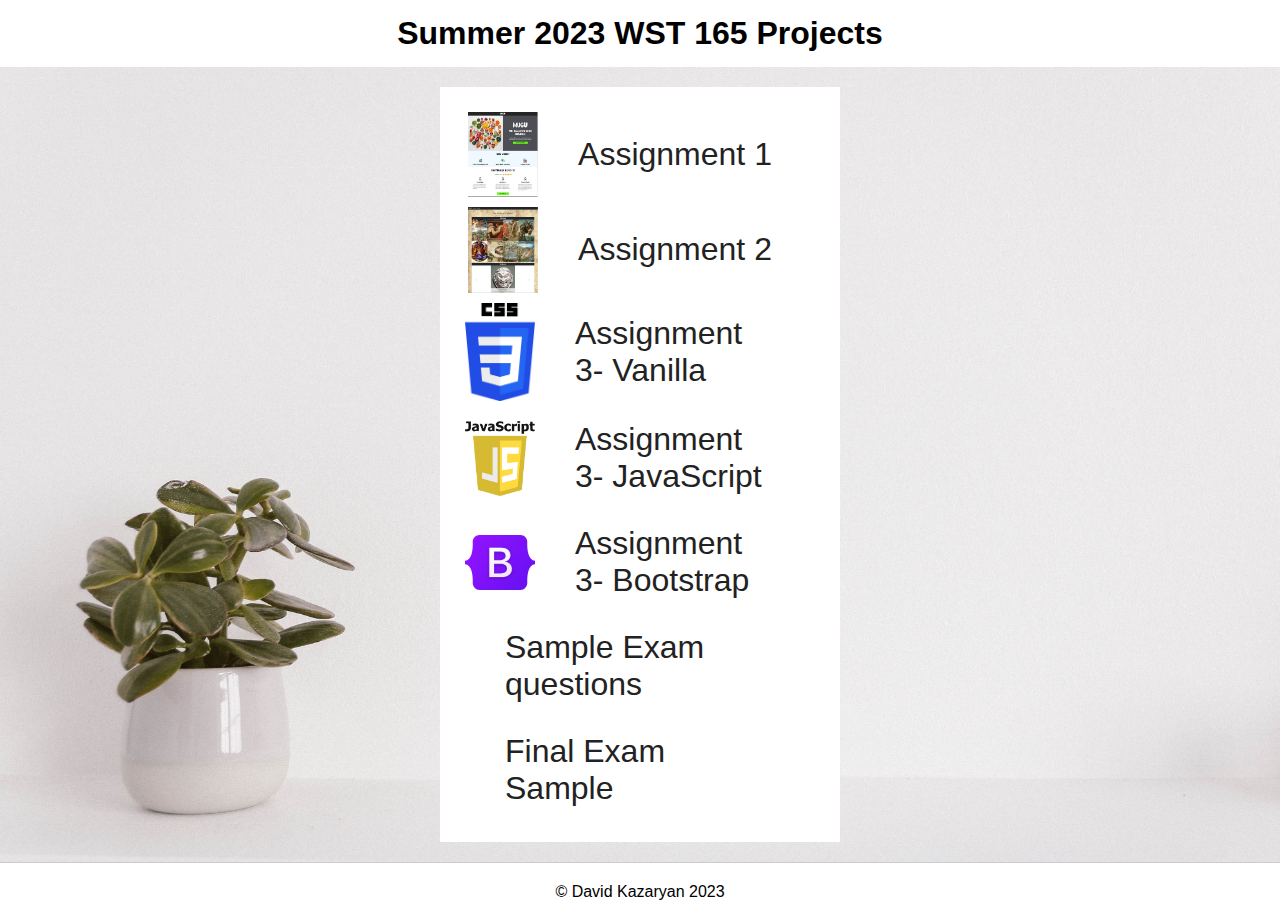
<file: index.html>
<!DOCTYPE html>
<html lang="en">
  <head>
    <meta charset="UTF-8" />
    <meta name="viewport" content="width=device-width, initial-scale=1.0" />
    <title>Document</title>
    <link type="text/css" rel="stylesheet" href="./css/styles.css" />
  </head>
  <body>
    <header>
      <h1>Summer 2023 WST 165 Projects</h1>
    </header>
    <main>
      <ul>
        <li>
          <img
            width="70"
            src="./images/A1Capture.JPG"
            alt="assignment 1 screenshot"
          /><a href="./Assignment1_David/index.html">Assignment 1</a>
        </li>
        <li>
          <img
            width="70"
            src="./images/A2Capture.JPG"
            alt="assignment 2 screenshot"
          /><a href="./Assignment2_David/index.html">Assignment 2</a>
        </li>
        <li>
          <img
            width="70"
            src="./images/CSS3.png"
            alt="assignment 2 screenshot"
          /><a href="./Assignment3_David/vanilla.html">Assignment 3- Vanilla</a>
        </li>
        <li>
          <img
            width="70"
            src="./images/js.png"
            alt="assignment 2 screenshot"
          /><a href="./Assignment3_David/javascript.html"
            >Assignment 3- JavaScript</a
          >
        </li>
        <li>
          <img
            width="70"
            src="./images/bootstrap-logo.svg"
            alt="assignment 2 screenshot"
          /><a href="./Assignment3_David/bootstrap.html"
            >Assignment 3- Bootstrap</a
          >
        </li>
        <li>
          <a href="./studyGuideWST151/index.html">Sample Exam questions</a>
        </li>
        <li>
          <a href="./FinalExam/index.html">Final Exam Sample</a>
        </li>
      </ul>
    </main>
    <footer>&copy; David Kazaryan <span id="year">2023</span></footer>
  </body>
</html>
</file>
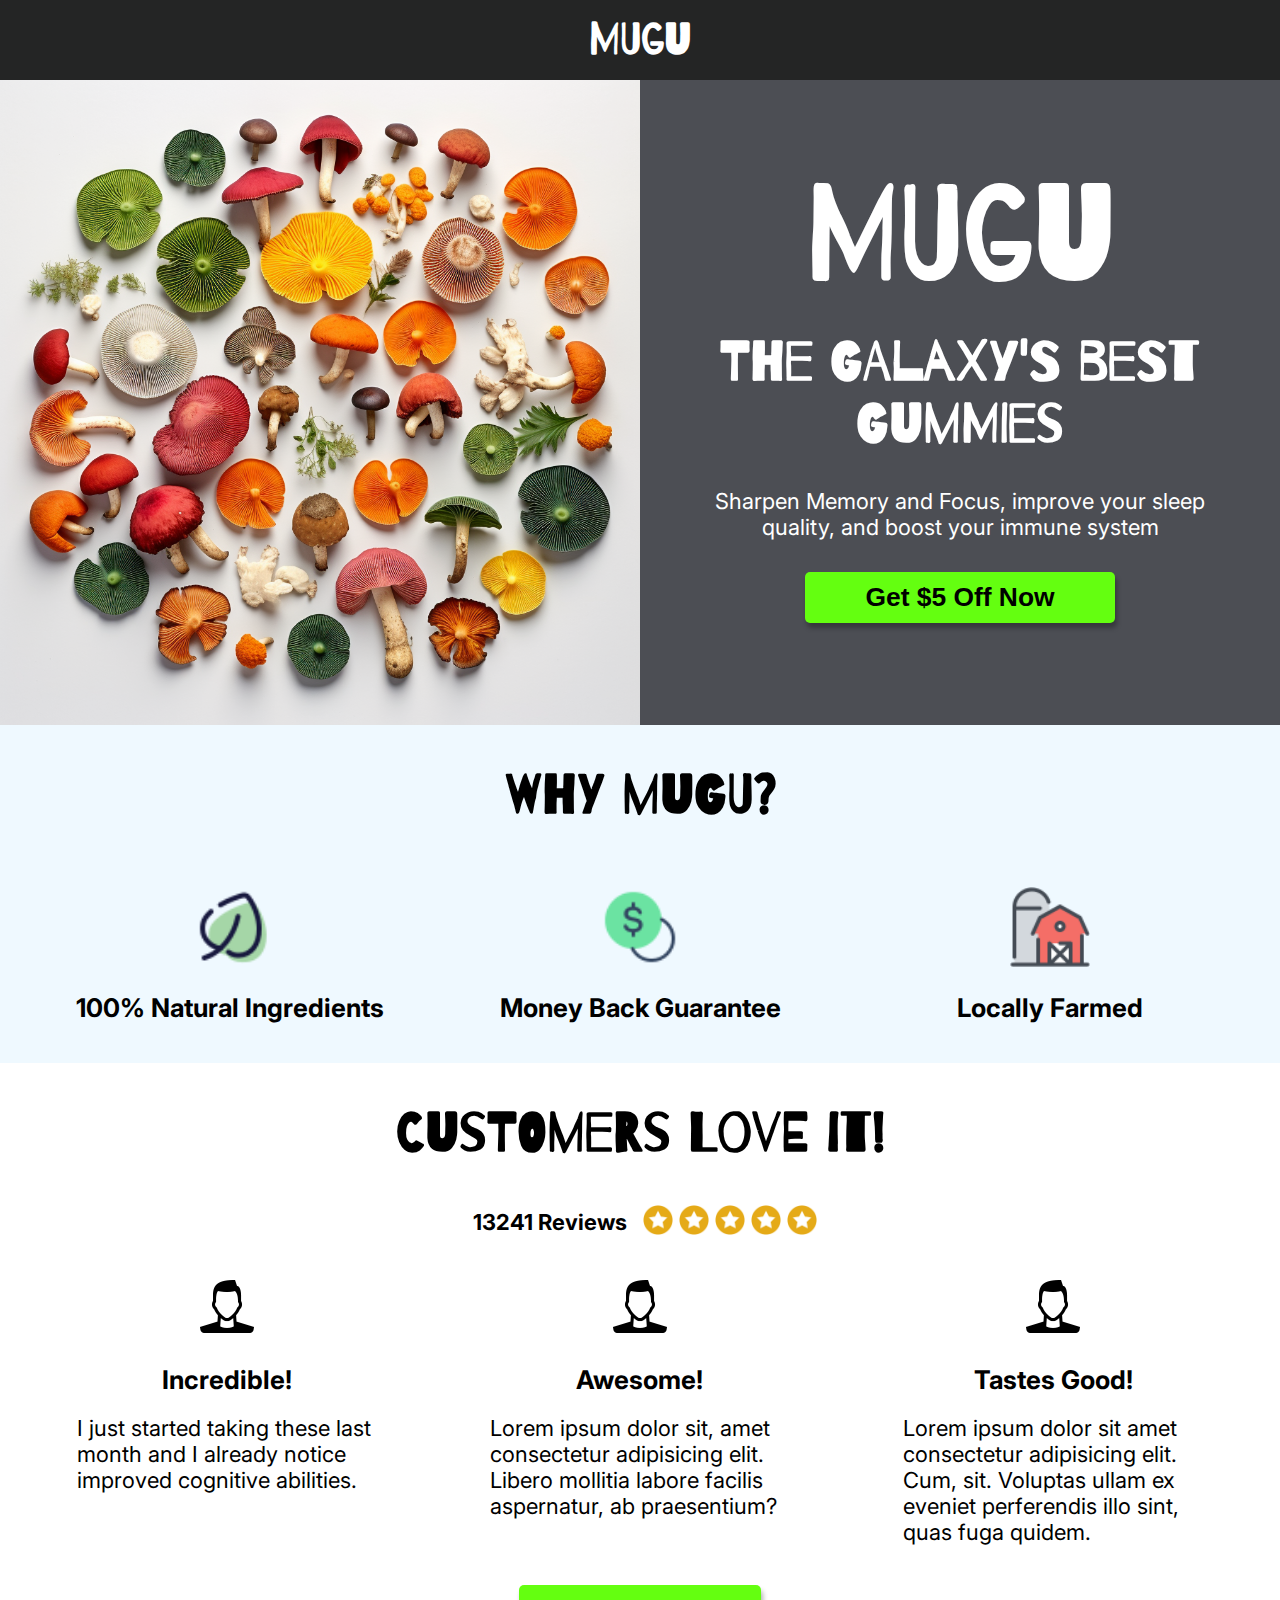
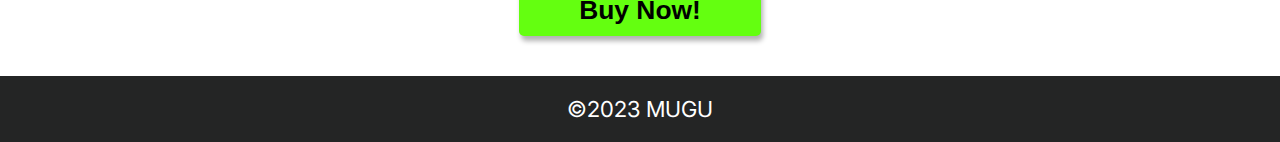
<file: Assignment1_David/index.html>
<!DOCTYPE html>
<html lang="en">
  <head>
    <meta charset="UTF-8" />
    <meta name="viewport" content="width=device-width, initial-scale=1.0" />
    <link type="text/css" rel="stylesheet" href="./css/styles.css" />
    <title>Document</title>
  </head>
  <body>
    <header>
      <h1>MUGU</h1>
    </header>
    <main>
      <div class="left">
        <img src="./images/mushroom2.png" />
      </div>
      <div class="right">
        <h1 style="text-align: center">MUGU</h1>
        <h2>The Galaxy's Best Gummies</h2>
        <p>
          Sharpen Memory and Focus, improve your sleep quality, and boost your
          immune system
        </p>
        <button>Get $5 Off Now</button>
      </div>
      <div class="section2">
        <h2>Why Mugu?</h2>
        <div class="features">
          <div>
            <img src="./images/leaf.png" alt="leaf" />
            <h3>100% Natural Ingredients</h3>
          </div>
          <div>
            <img src="./images/money.png" alt="money symbol" />
            <h3>Money Back Guarantee</h3>
          </div>
          <div>
            <img src="./images/farm.png" alt="farm" />
            <h3>Locally Farmed</h3>
          </div>
        </div>
      </div>
      <div class="section3">
        <h2>Customers Love it!</h2>
        <div class="stars">
          <strong>13241 Reviews</strong>
          <img src="./images/star.png" alt="star" />
          <img src="./images/star.png" alt="star" />
          <img src="./images/star.png" alt="star" />
          <img src="./images/star.png" alt="star" />
          <img src="./images/star.png" alt="star" />
        </div>
        <div class="reviews">
          <div>
            <img
              src="./images/icons8-avatar.gif"
              alt="person moving head up and down"
            />
            <h3>Incredible!</h3>
            <p>
              I just started taking these last month and I already notice
              improved cognitive abilities.
            </p>
          </div>
          <div>
            <img
              src="./images/icons8-avatar.gif"
              alt="person moving head up and down"
            />
            <h3>Awesome!</h3>
            <p>
              Lorem ipsum dolor sit, amet consectetur adipisicing elit. Libero
              mollitia labore facilis aspernatur, ab praesentium?
            </p>
          </div>
          <div>
            <img
              src="./images/icons8-avatar.gif"
              alt="person moving head up and down"
            />
            <h3>Tastes Good!</h3>
            <p>
              Lorem ipsum dolor sit amet consectetur adipisicing elit. Cum, sit.
              Voluptas ullam ex eveniet perferendis illo sint, quas fuga quidem.
            </p>
          </div>
        </div>
        <button>Buy Now!</button>
      </div>
    </main>
    <footer>&copy;2023 MUGU</footer>
  </body>
</html>
</file>
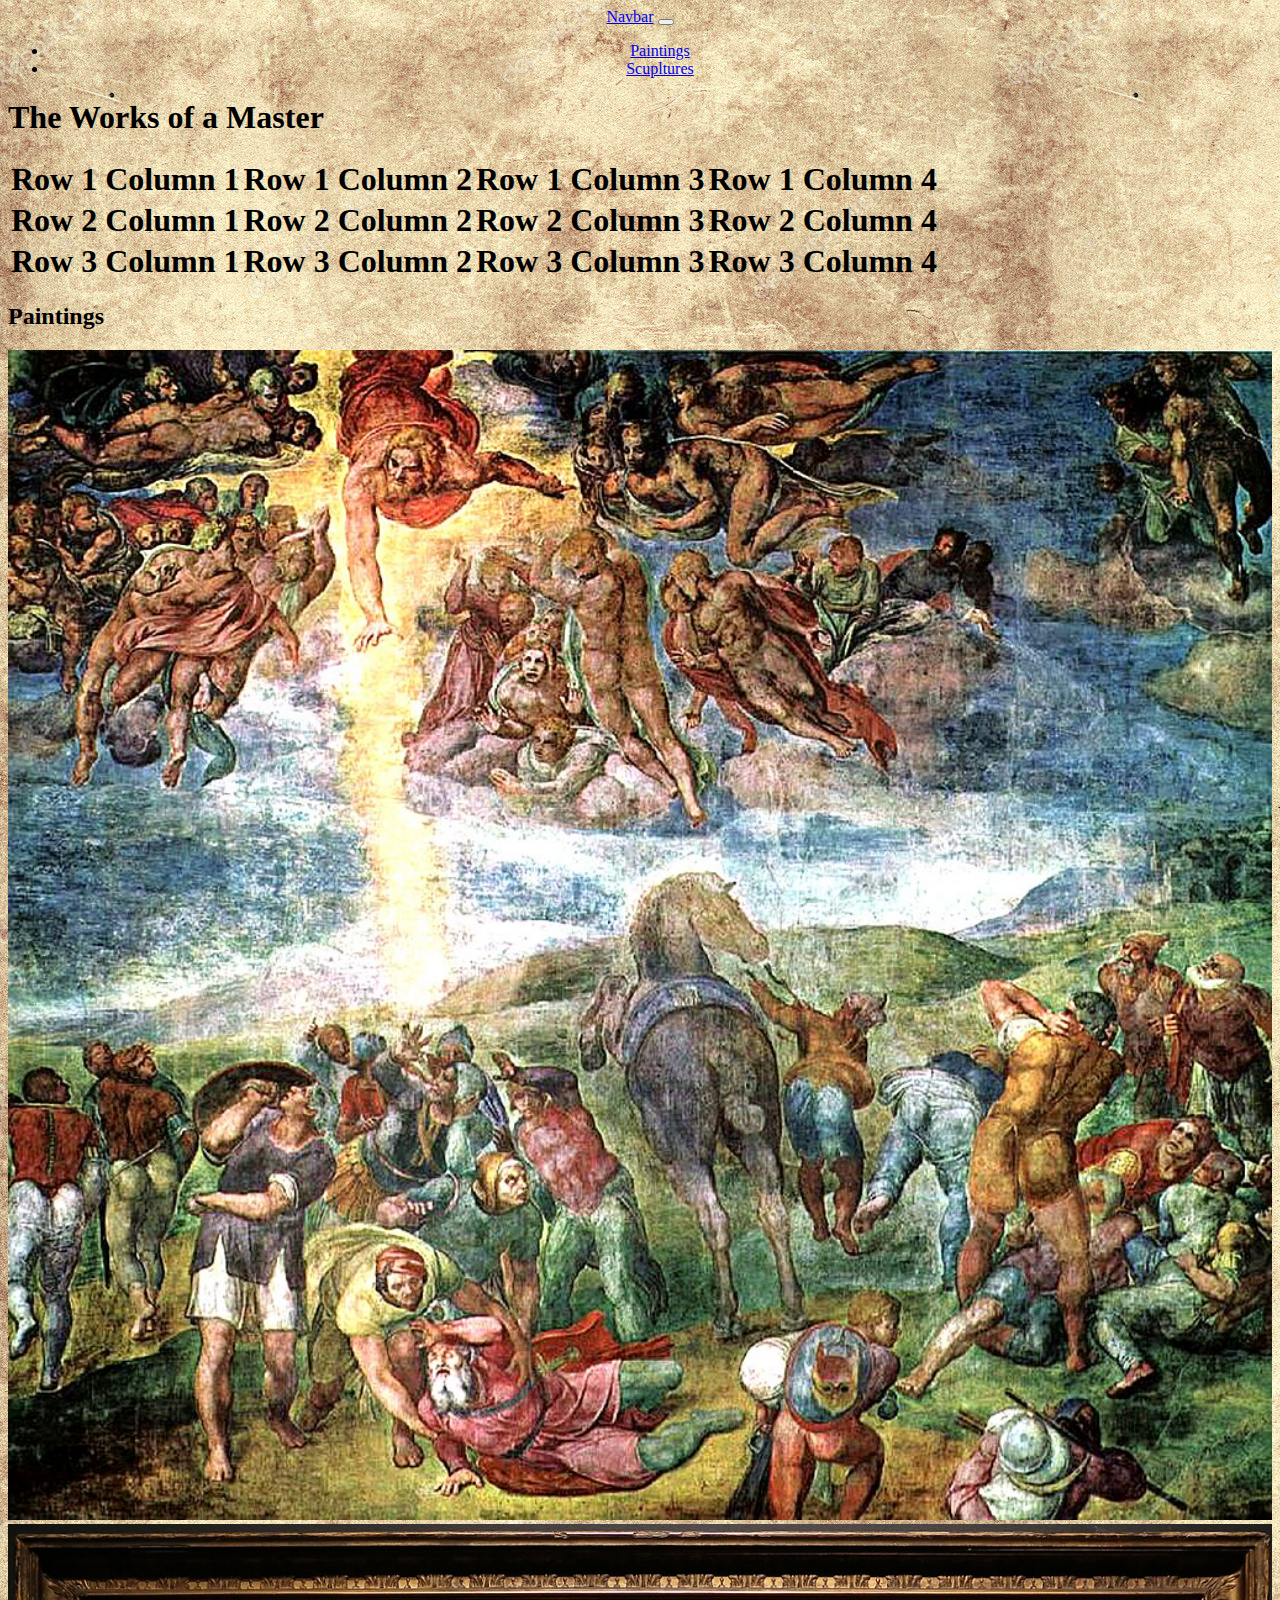
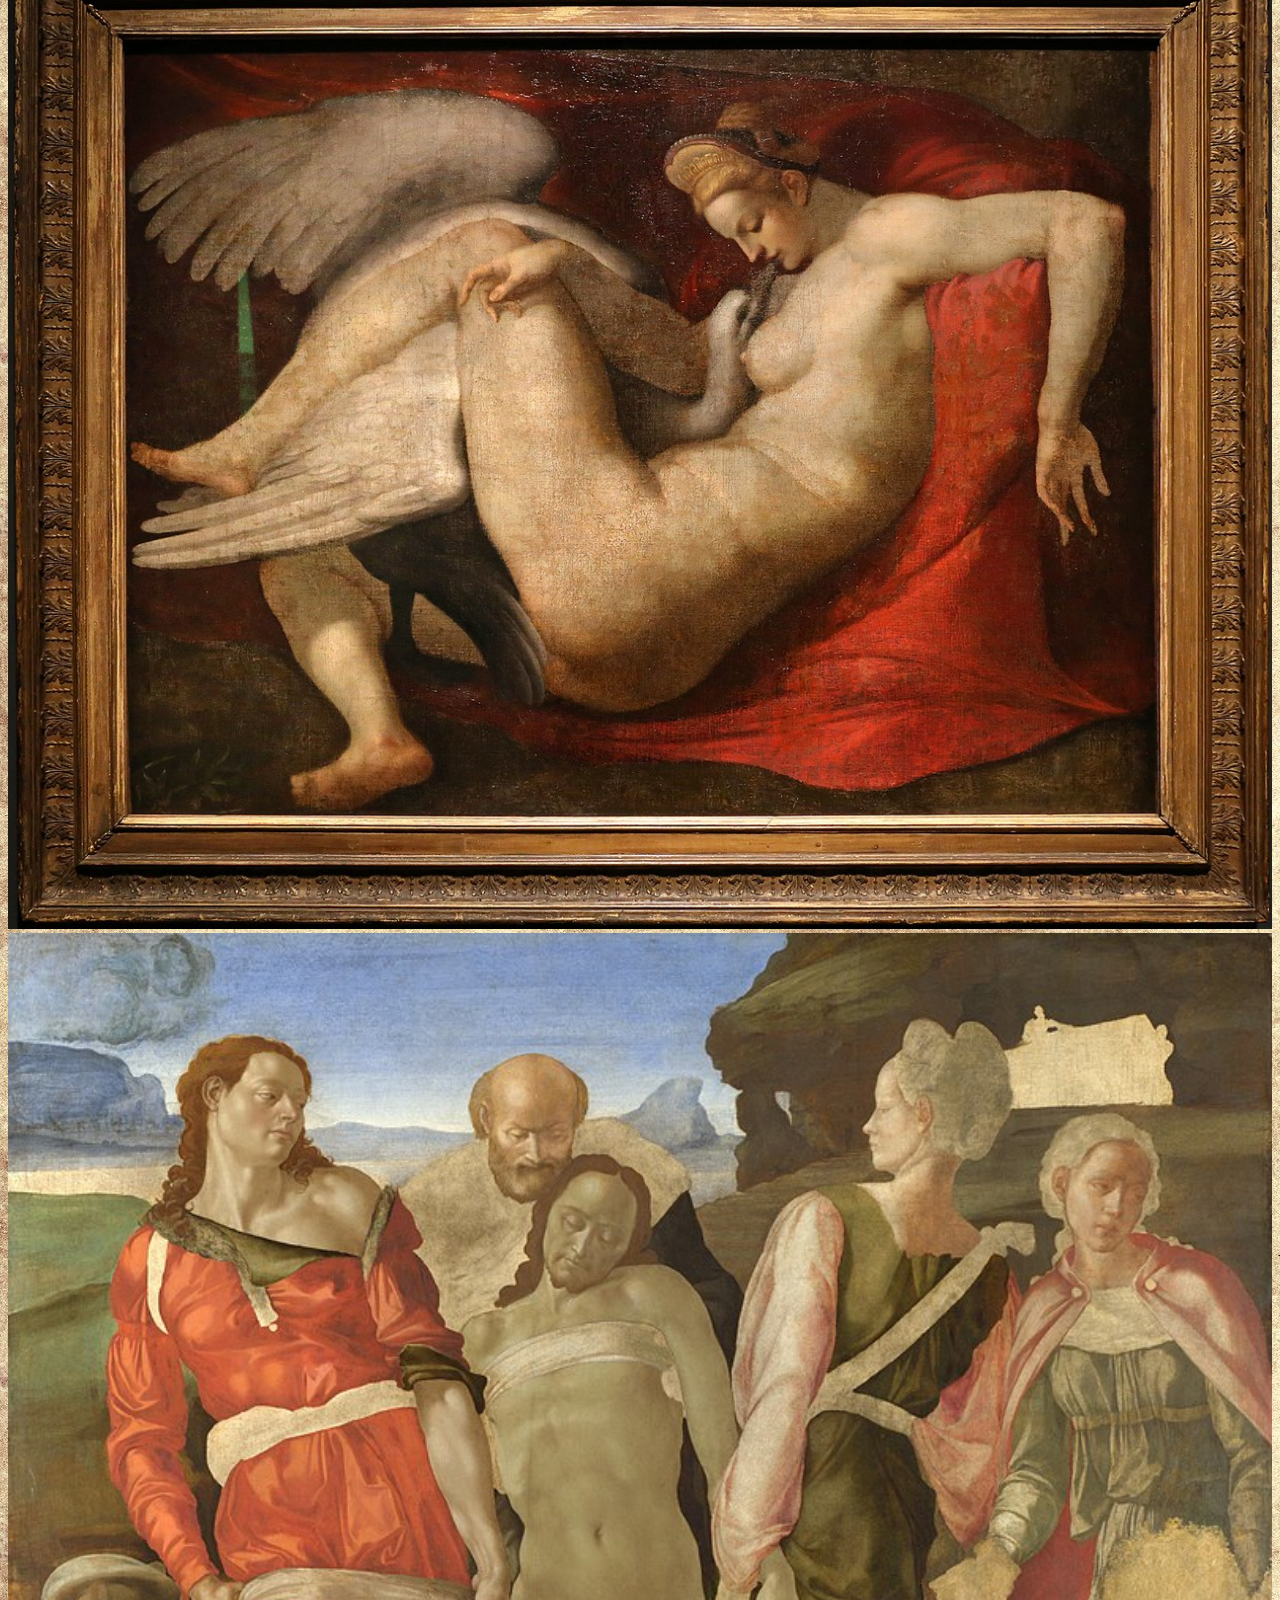
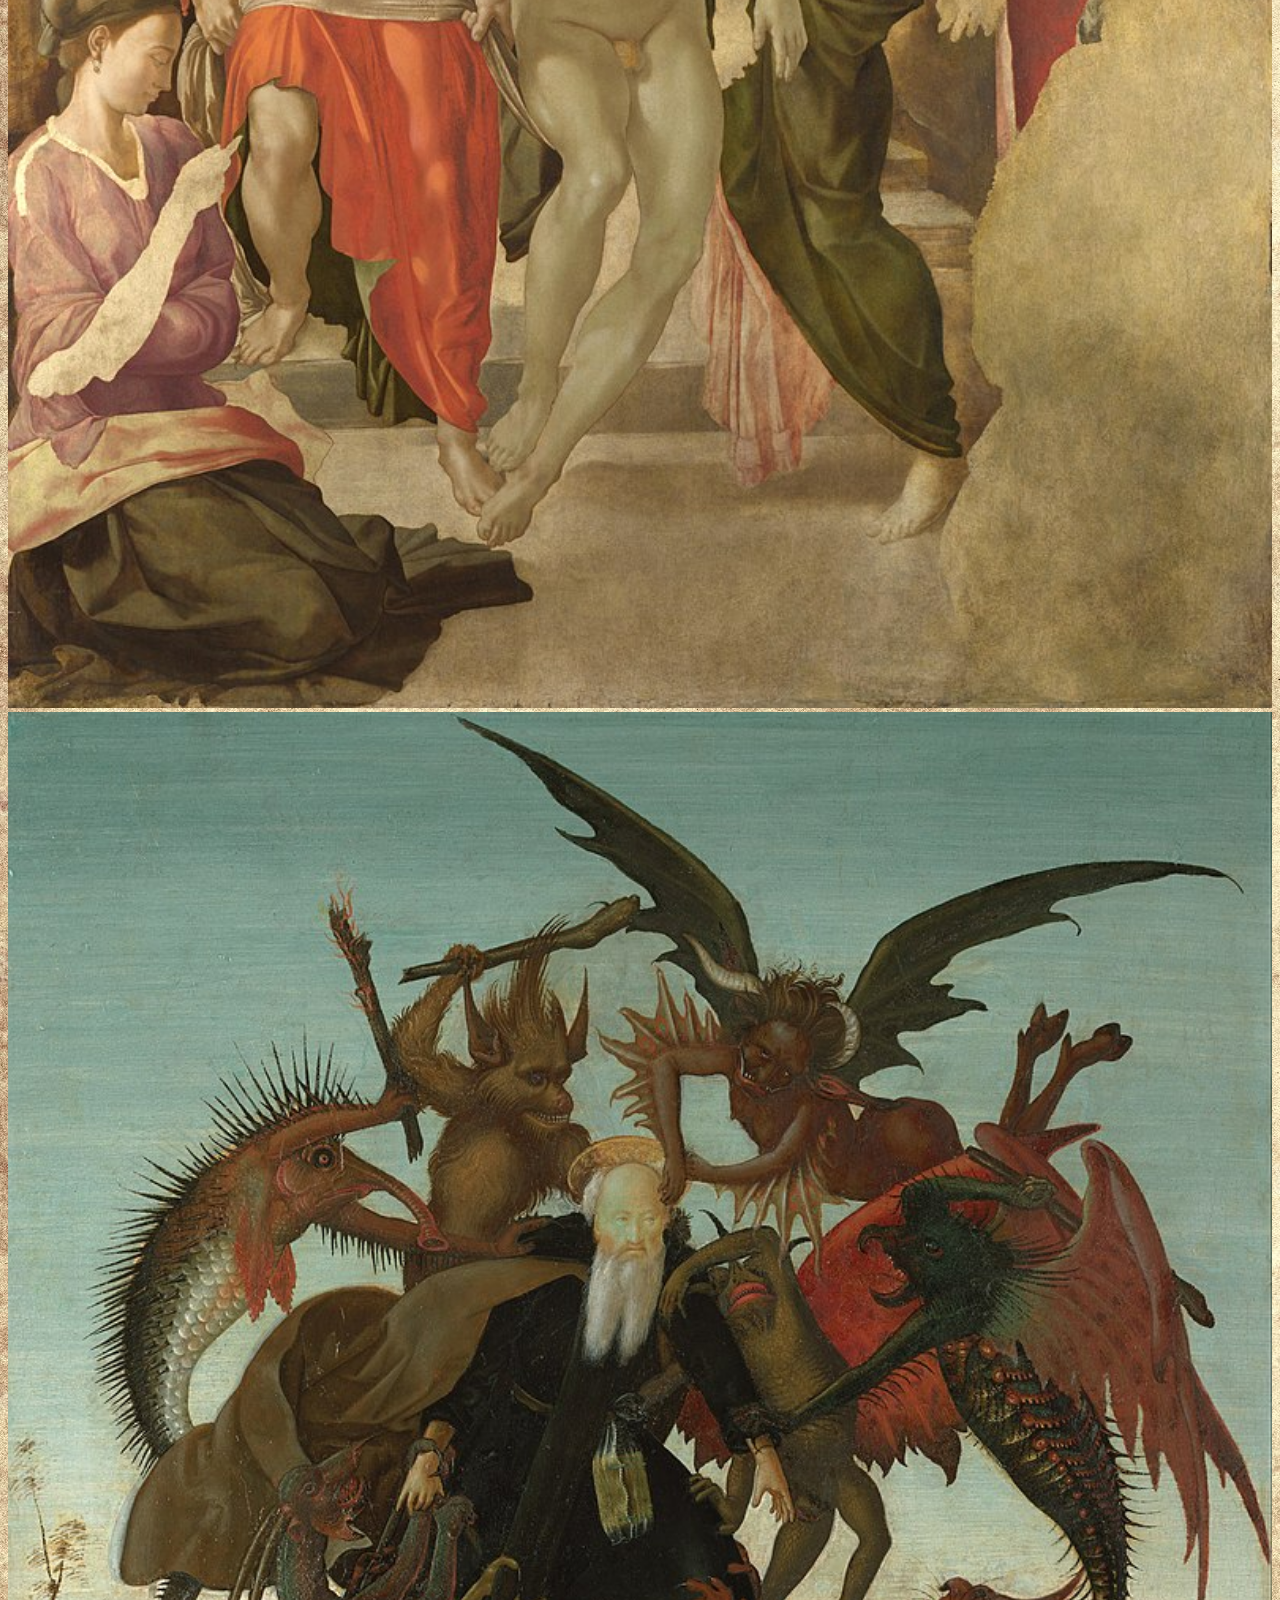
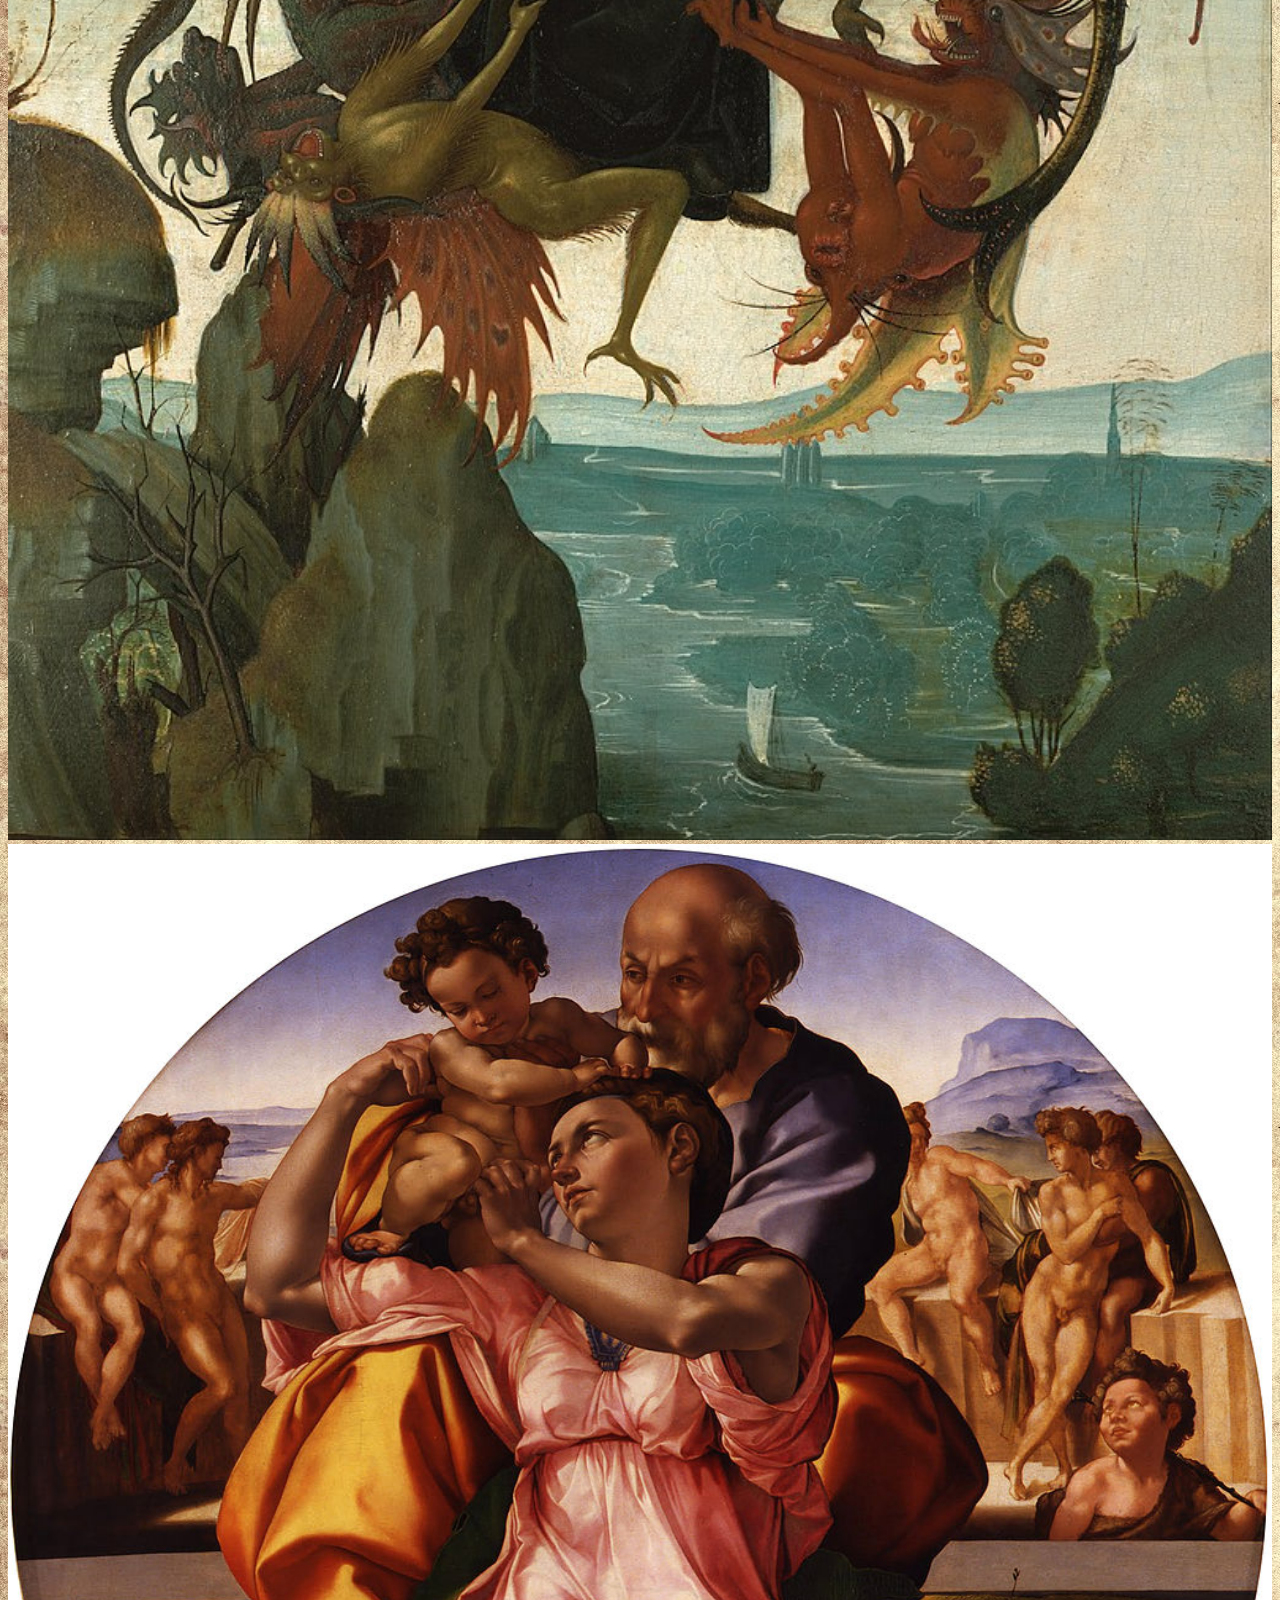
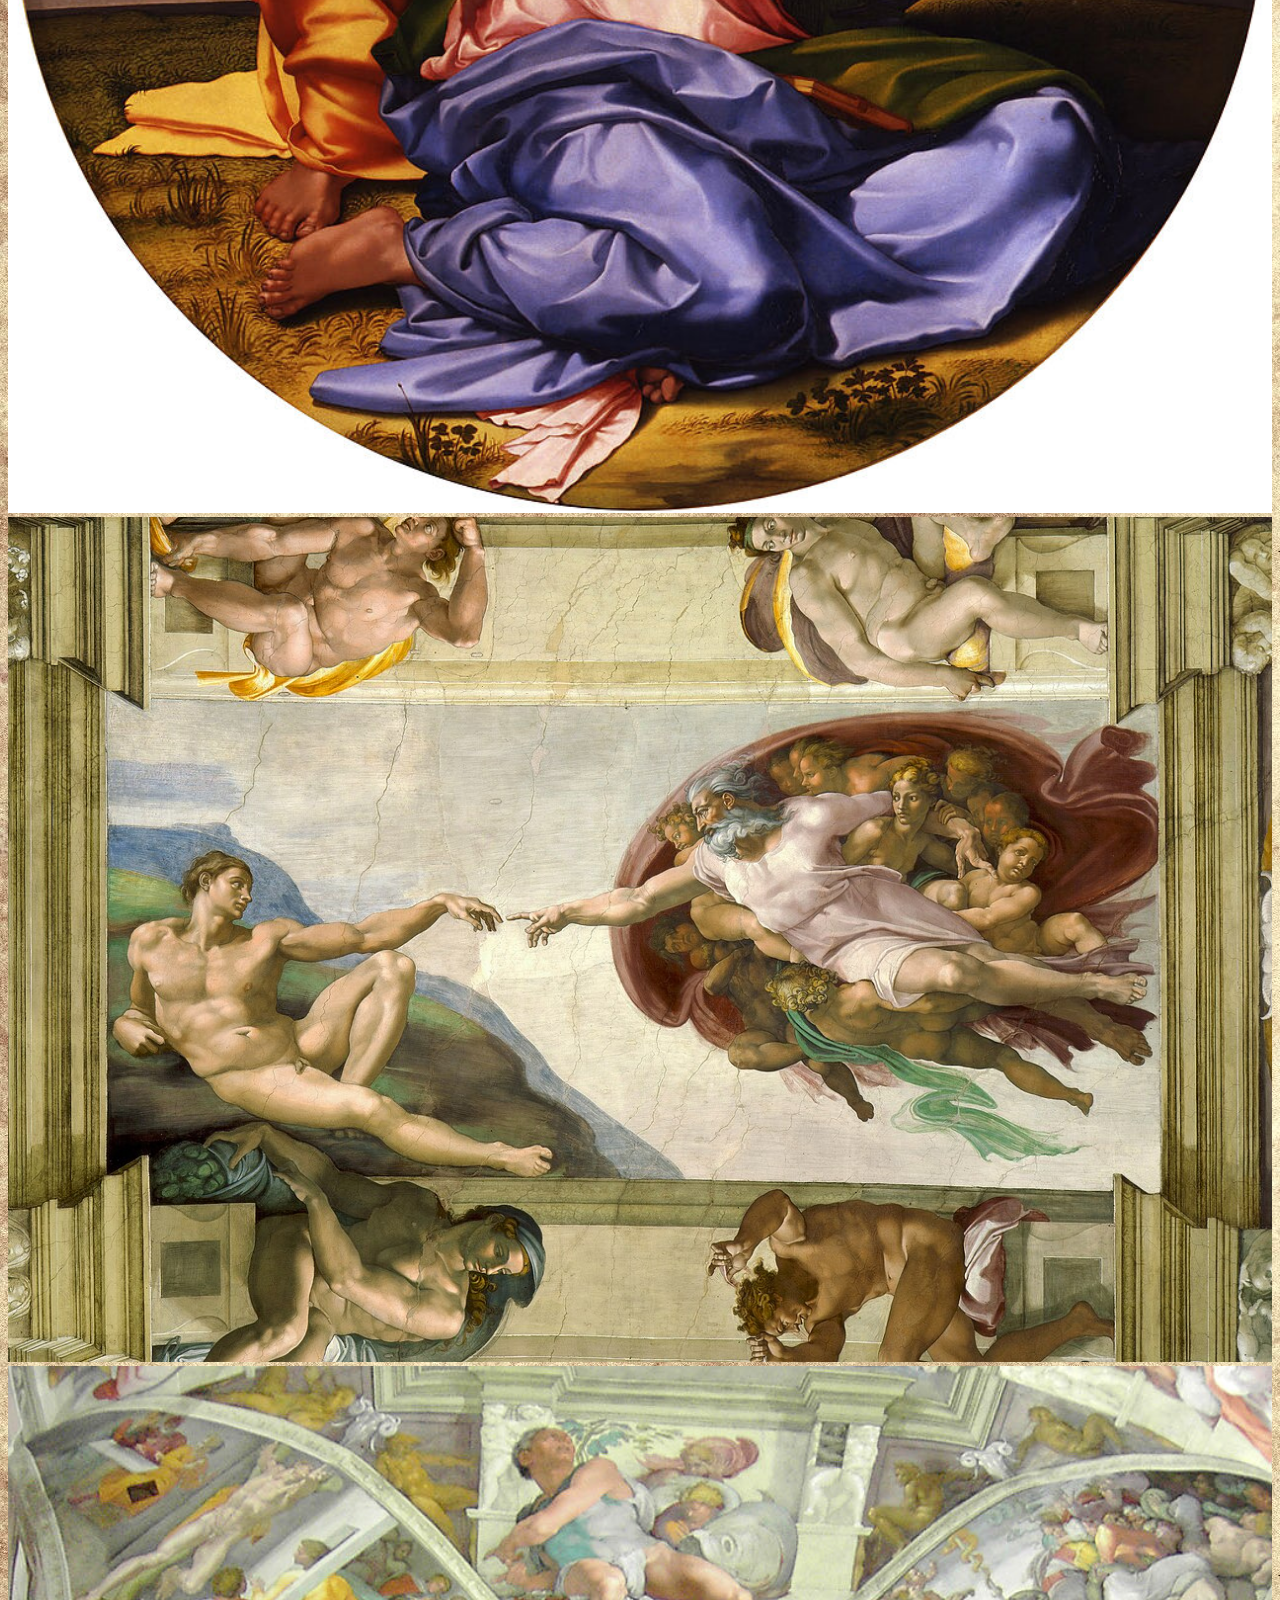
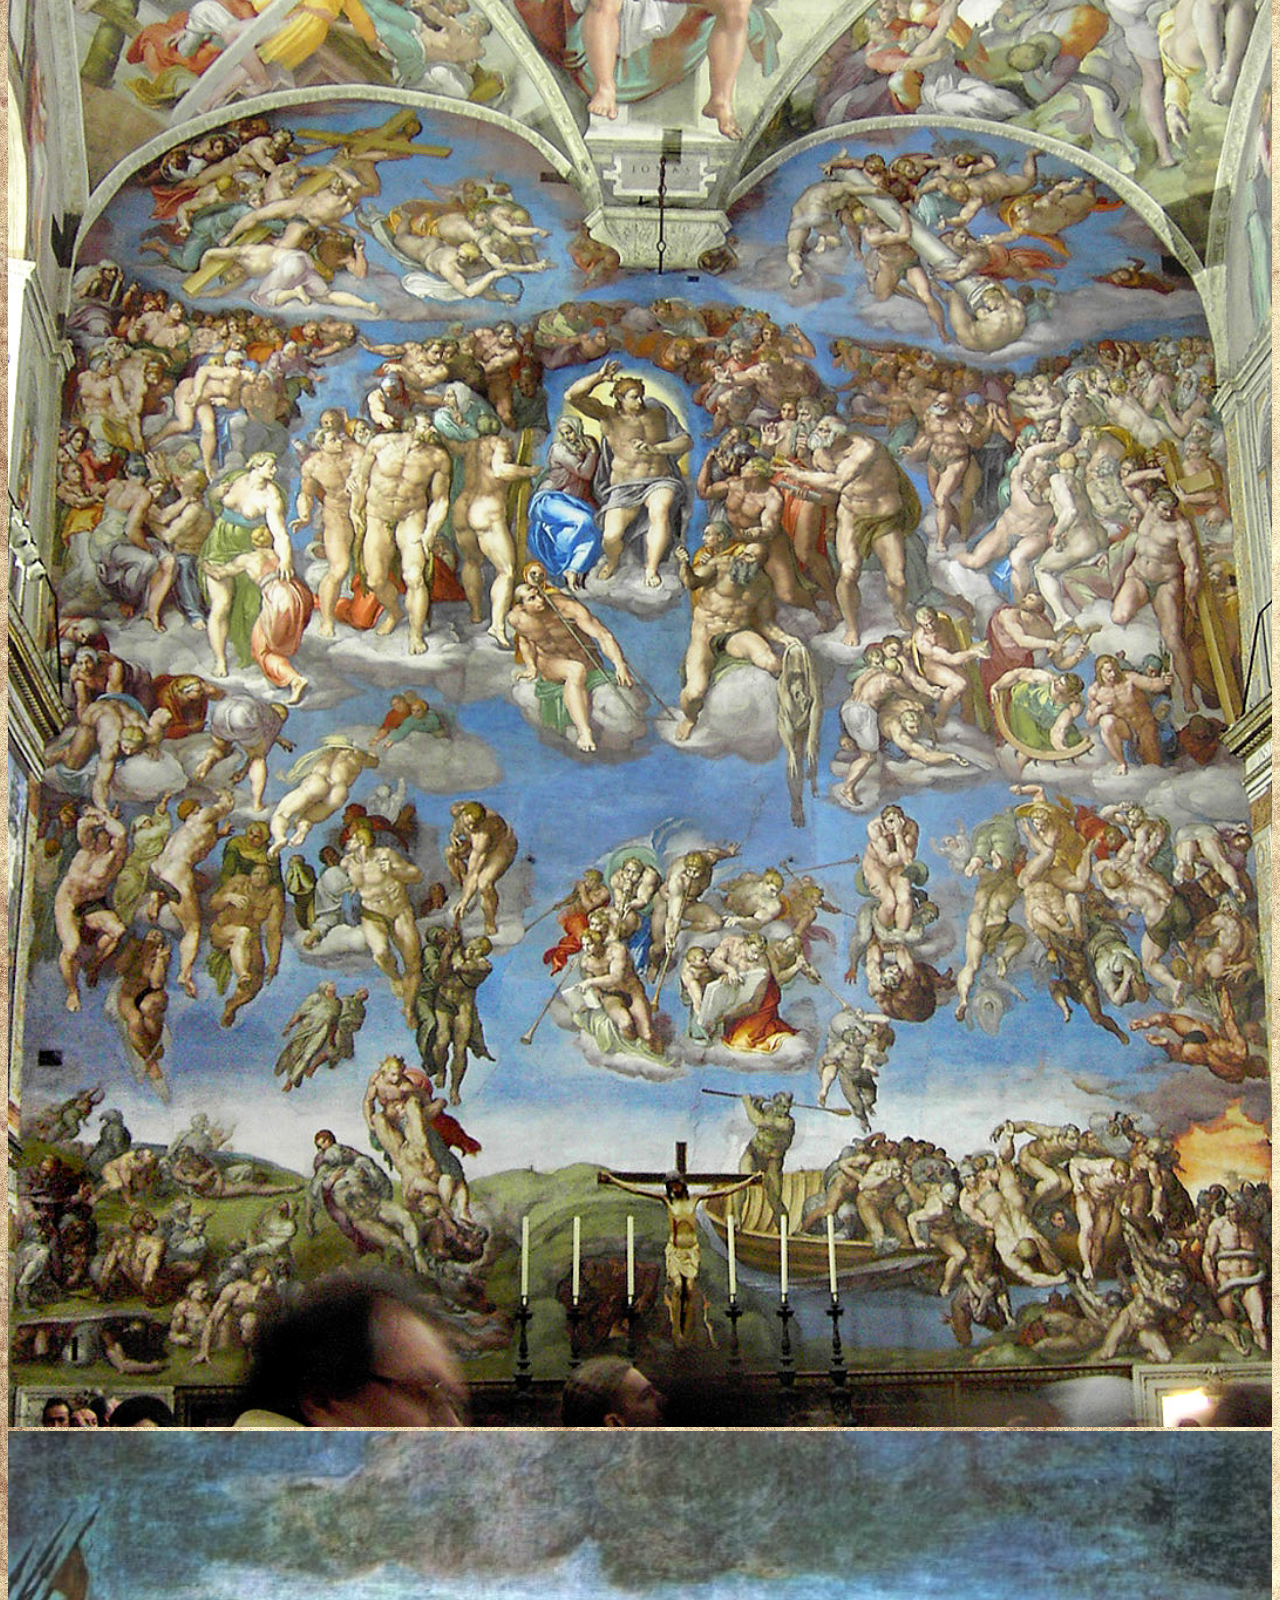
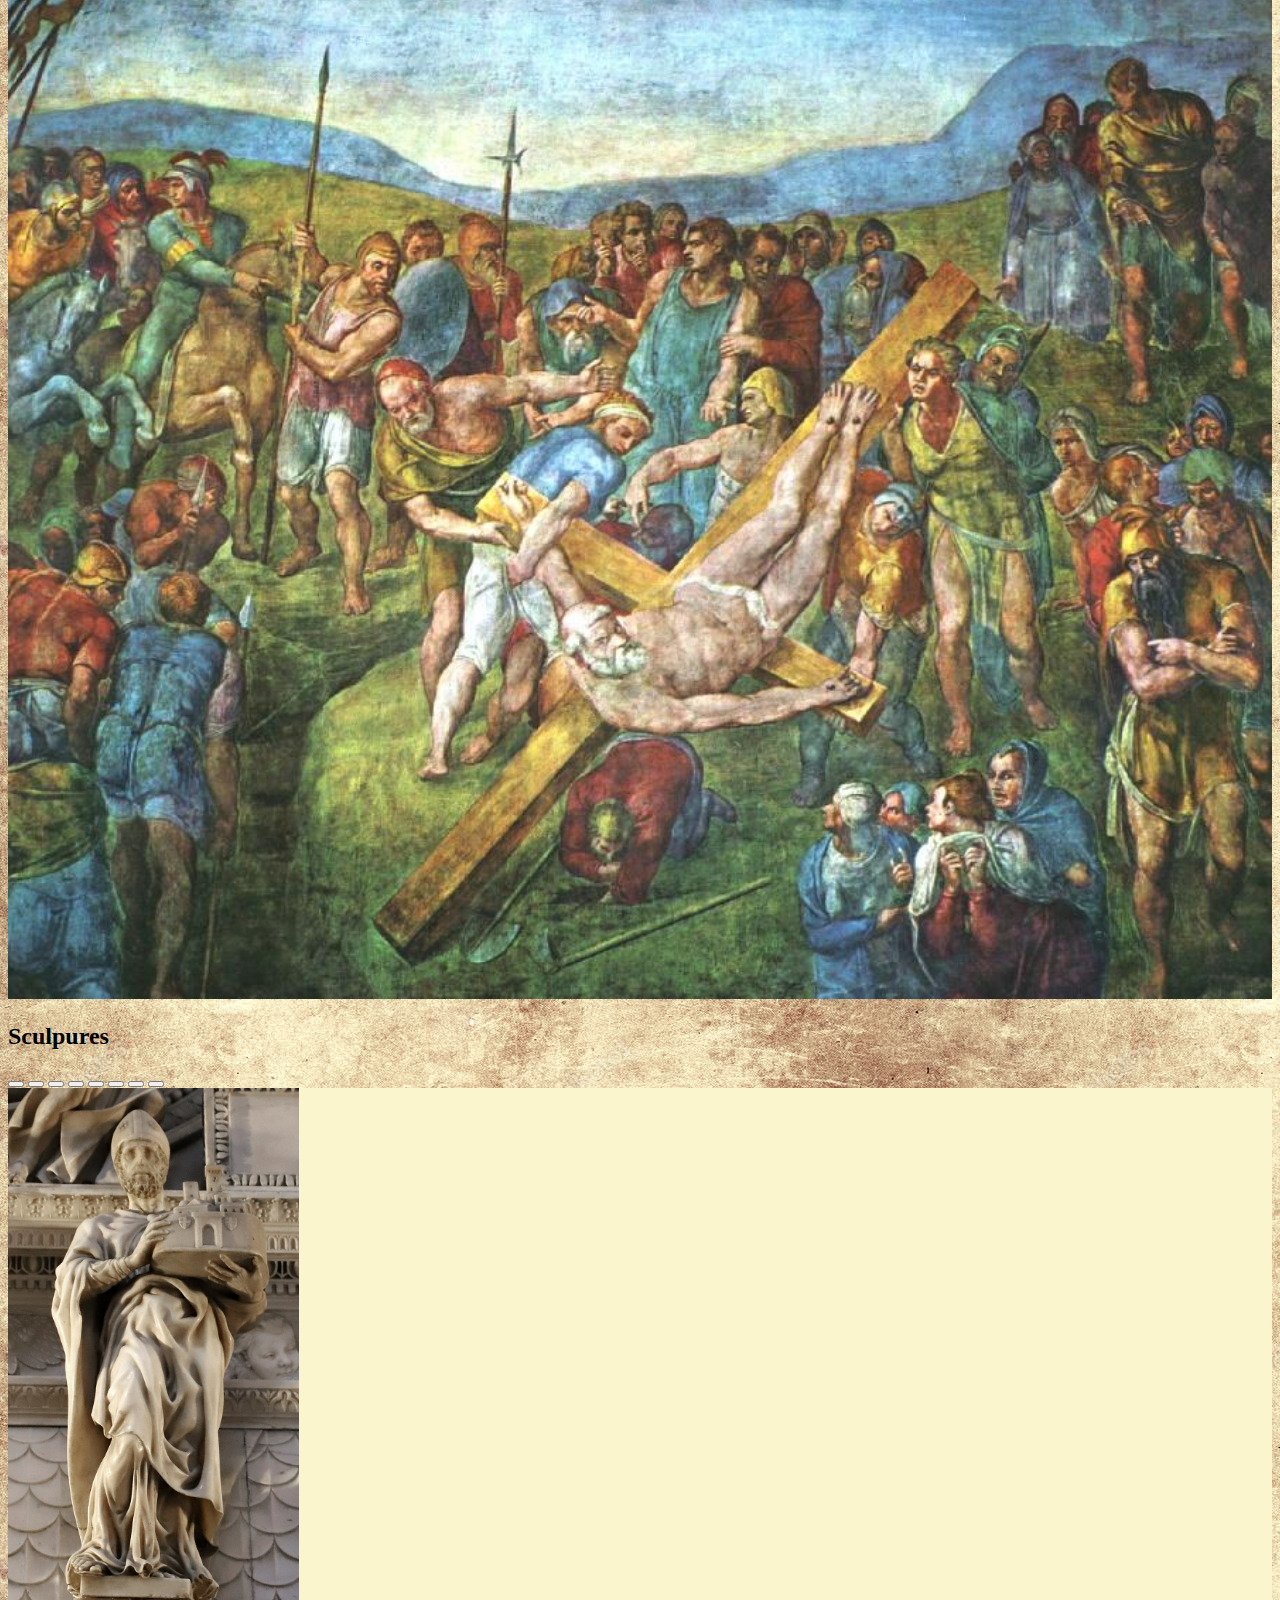
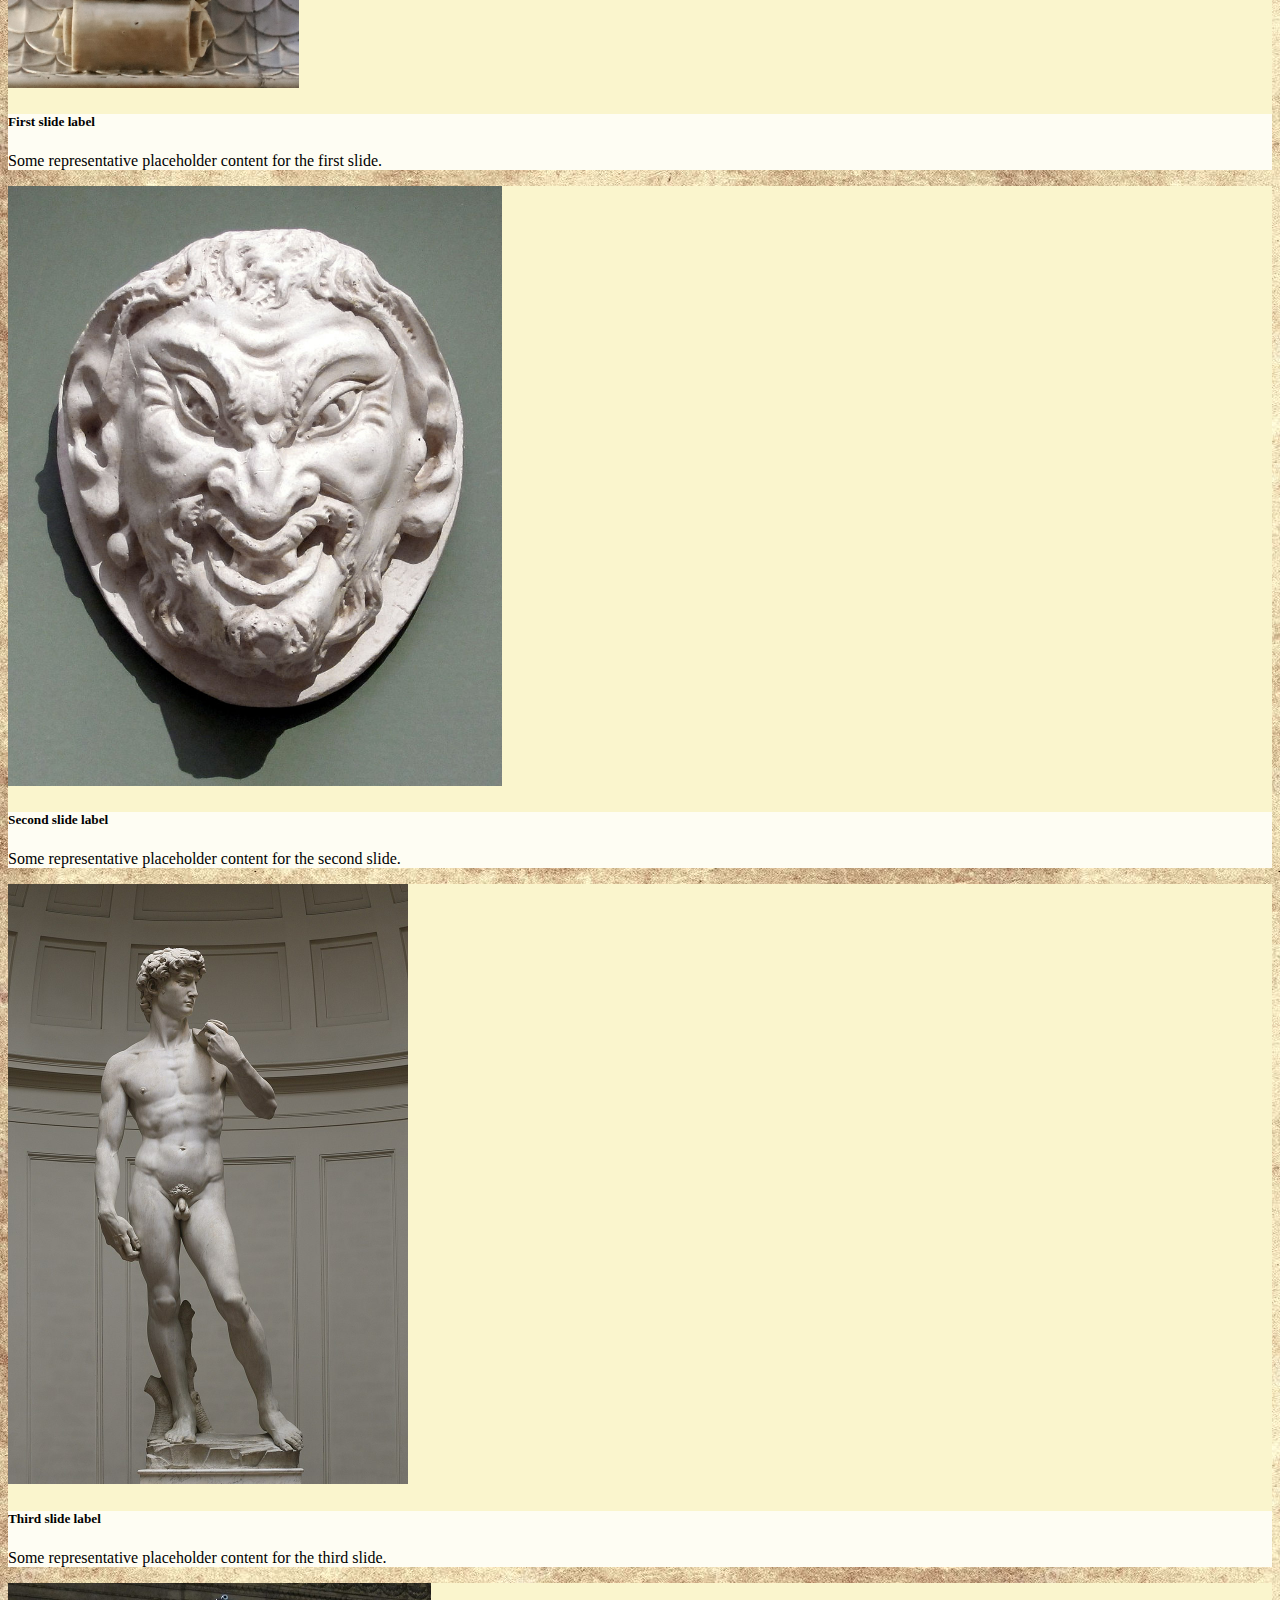
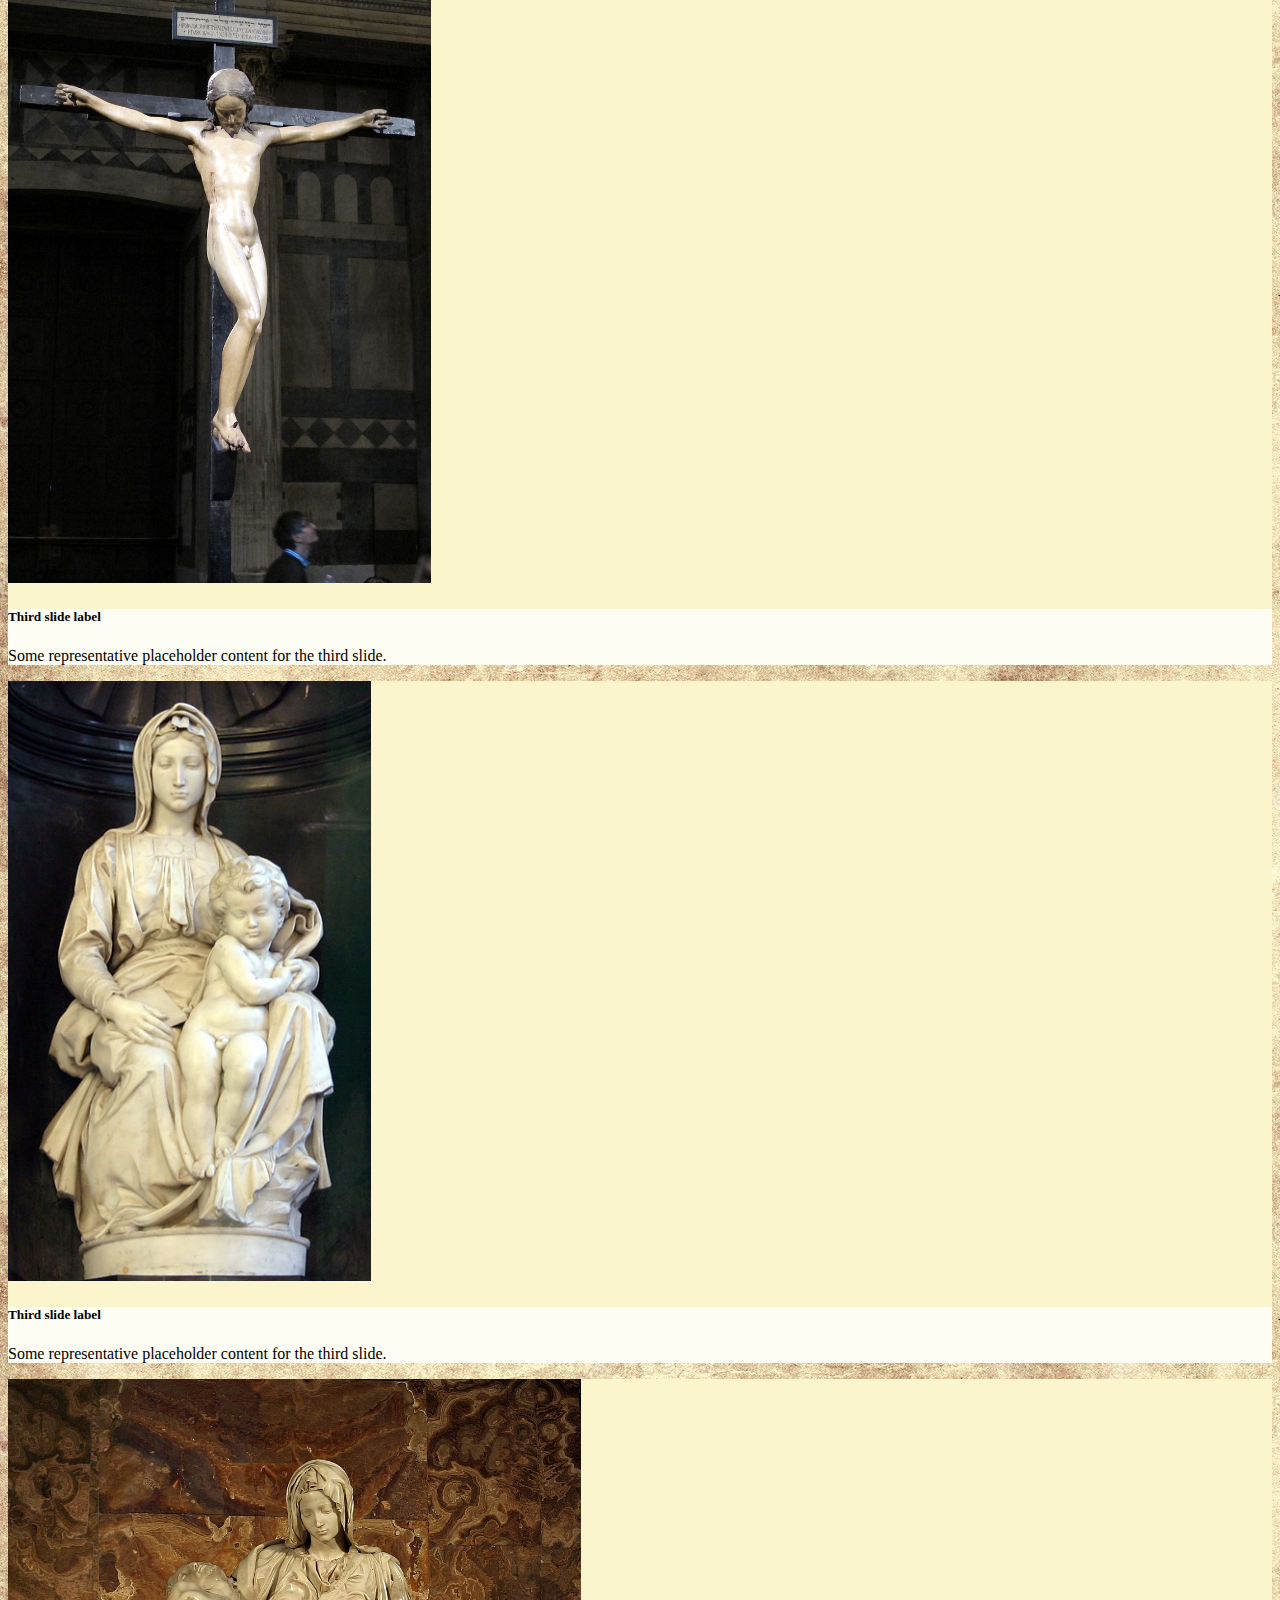
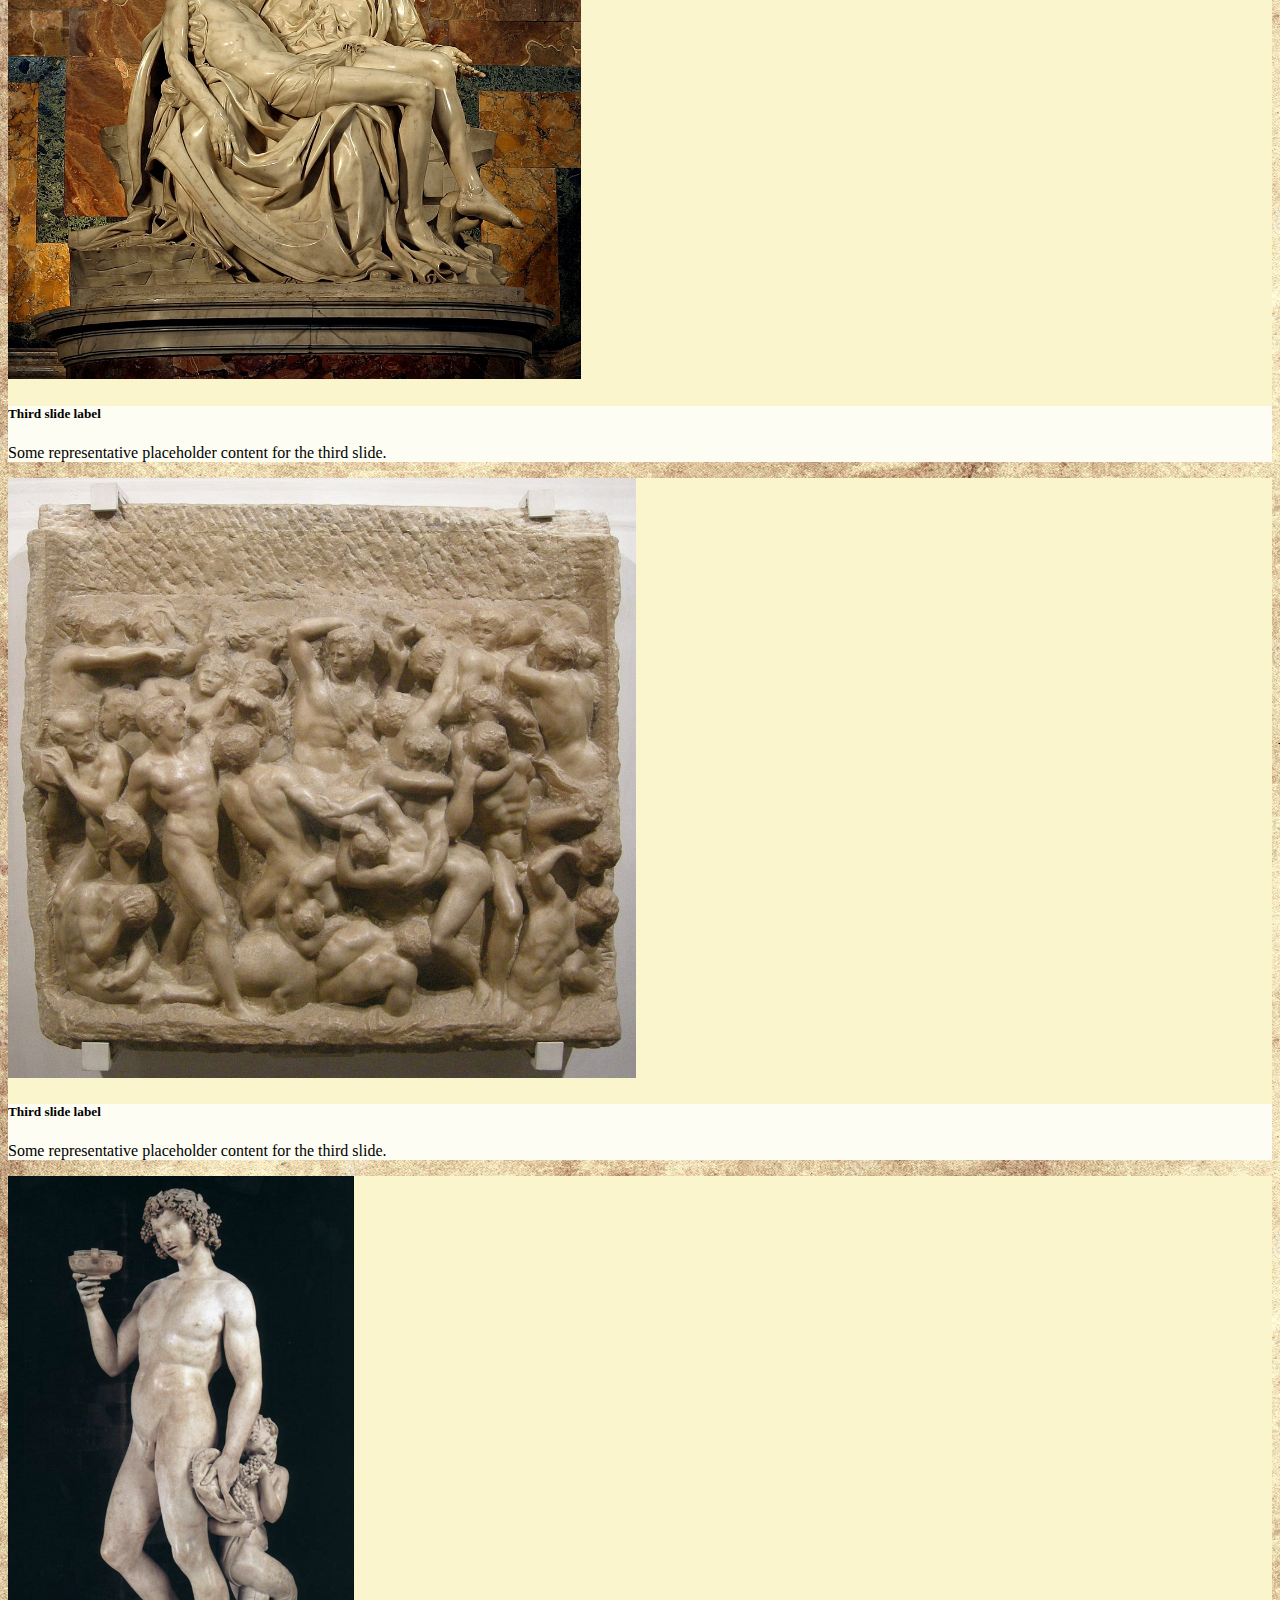
<file: Assignment2_David/index.html>
<!DOCTYPE html>
<html lang="en">
  <head>
    <meta charset="UTF-8" />
    <meta name="viewport" content="width=device-width, initial-scale=1.0" />
    <title>Document</title>
    <link
      href="https://cdn.jsdelivr.net/npm/bootstrap@5.3.2/dist/css/bootstrap.min.css"
      rel="stylesheet"
      integrity="sha384-T3c6CoIi6uLrA9TneNEoa7RxnatzjcDSCmG1MXxSR1GAsXEV/Dwwykc2MPK8M2HN"
      crossorigin="anonymous"
    />
    <link type="text/css" rel="stylesheet" href="./css/styles.css" />
  </head>
  <body data-bs-theme="dark">
    <header>
      <nav class="navbar navbar-expand-lg bg-dark">
        <div class="container-fluid">
          <a class="navbar-brand" href="#">Navbar</a>
          <button
            class="navbar-toggler"
            type="button"
            data-bs-toggle="collapse"
            data-bs-target="#navbarSupportedContent"
            aria-controls="navbarSupportedContent"
            aria-expanded="false"
            aria-label="Toggle navigation"
          >
            <span class="navbar-toggler-icon"></span>
          </button>
          <div class="collapse navbar-collapse" id="navbarSupportedContent">
            <ul class="navbar-nav me-auto mb-2 mb-lg-0">
              <li class="nav-item">
                <a class="nav-link" href="#paintings">Paintings</a>
              </li>
              <li class="nav-item">
                <a class="nav-link" href="#sculptures">Scupltures</a>
              </li>
            </ul>
          </div>
        </div>
      </nav>
    </header>
    <main>
      <h1 class="text-center pt-5 text-dark">The Works of a Master</h1>

      <table
        class="table table-striped"
        style="color: #000; font-size: 2em; font-weight: bold"
      >
        <tr>
          <td>Row 1 Column 1</td>
          <td>Row 1 Column 2</td>
          <td>Row 1 Column 3</td>
          <td>Row 1 Column 4</td>
        </tr>
        <tr>
          <td>Row 2 Column 1</td>
          <td>Row 2 Column 2</td>
          <td>Row 2 Column 3</td>
          <td>Row 2 Column 4</td>
        </tr>
        <tr>
          <td>Row 3 Column 1</td>
          <td>Row 3 Column 2</td>
          <td>Row 3 Column 3</td>
          <td>Row 3 Column 4</td>
        </tr>
      </table>

      <div class="container py-4">
        <h2
          id="paintings"
          class="text-center p-2 m-0 mt-4 mb-0 bg-dark text-light"
        >
          Paintings
        </h2>
        <div class="row gallery g-0">
          <div class="col col-6 col-lg-3">
            <img
              width="100%"
              src="./images/paintings/Conversion_of_Saint_Paul_(Michelangelo_Buonarroti).jpg"
            />
          </div>
          <div class="col col-6 col-lg-3">
            <img
              width="100%"
              src="./images/paintings/Da_michelangelo,_leda_e_il_cigno,_post_1530_(national_gallery).jpg"
            />
          </div>
          <div class="col col-6 col-lg-3">
            <img
              width="100%"
              src="./images/paintings/Entombment_Michelangelo.jpg"
            />
          </div>
          <div class="col col-6 col-lg-3">
            <img
              width="100%"
              src="./images/paintings/Michelangelo_Buonarroti-The_Torment_of_Saint_Anthony-Google_Art_Project.jpg"
            />
          </div>
        </div>
        <div class="row gallery gx-0">
          <div class="col col-6 col-lg-3">
            <img
              width="100%"
              src="./images/paintings/1024px-Michelangelo_Buonarroti_-_Tondo_Doni_-_Google_Art_Project.jpg"
            />
          </div>
          <div class="col col-6 col-lg-3">
            <img width="100%" src="./images/paintings/Creación_de_Adán.jpg" />
          </div>
          <div class="col col-6 col-lg-3">
            <img
              width="100%"
              src="./images/paintings/Rome_Sistine_Chapel_01.jpg"
            />
          </div>
          <div class="col col-6 col-lg-3">
            <img
              width="100%"
              src="./images/paintings/Martyrdom_Michelangelo.jpg"
            />
          </div>
        </div>
        <h2
          id="sculptures"
          class="text-center p-2 m-0 mt-4 mb-0 bg-dark text-light"
        >
          Sculpures
        </h2>
        <div id="carouselExampleCaptions" class="carousel slide">
          <div class="carousel-indicators">
            <button
              type="button"
              data-bs-target="#carouselExampleCaptions"
              data-bs-slide-to="0"
              class="active"
              aria-current="true"
              aria-label="Slide 1"
            ></button>
            <button
              type="button"
              data-bs-target="#carouselExampleCaptions"
              data-bs-slide-to="1"
              aria-label="Slide 2"
            ></button>
            <button
              type="button"
              data-bs-target="#carouselExampleCaptions"
              data-bs-slide-to="2"
              aria-label="Slide 3"
            ></button>
            <button
              type="button"
              data-bs-target="#carouselExampleCaptions"
              data-bs-slide-to="3"
              aria-label="Slide 4"
            ></button>
            <button
              type="button"
              data-bs-target="#carouselExampleCaptions"
              data-bs-slide-to="4"
              aria-label="Slide 5"
            ></button>
            <button
              type="button"
              data-bs-target="#carouselExampleCaptions"
              data-bs-slide-to="5"
              aria-label="Slide 6"
            ></button>
            <button
              type="button"
              data-bs-target="#carouselExampleCaptions"
              data-bs-slide-to="6"
              aria-label="Slide 7"
            ></button>
            <button
              type="button"
              data-bs-target="#carouselExampleCaptions"
              data-bs-slide-to="7"
              aria-label="Slide 0"
            ></button>
          </div>
          <div class="carousel-inner">
            <div class="carousel-item active">
              <img
                src="./images/sculptures/Autori_vari_arca_di_san_domenico,protettori_di_bologna02petronio_di_michelangelo.jpg"
                class="d-block m-auto"
                alt="..."
              />
              <div class="carousel-caption d-none d-md-block">
                <h5>First slide label</h5>
                <p>
                  Some representative placeholder content for the first slide.
                </p>
              </div>
            </div>
            <div class="carousel-item">
              <img
                src="./images/sculptures/Calco_della_testa_di_satiro_attr._al_buonarroti_e_rubato_dal_bargello_nel.jpg"
                class="d-block m-auto"
                alt="..."
              />
              <div class="carousel-caption d-none d-md-block">
                <h5>Second slide label</h5>
                <p>
                  Some representative placeholder content for the second slide.
                </p>
              </div>
            </div>
            <div class="carousel-item">
              <img
                src="./images/sculptures/David_by_Michelangelo_Fir.jpg"
                class="d-block m-auto"
                alt="..."
              />
              <div class="carousel-caption d-none d-md-block">
                <h5>Third slide label</h5>
                <p>
                  Some representative placeholder content for the third slide.
                </p>
              </div>
            </div>
            <div class="carousel-item">
              <img
                src="./images/sculptures/Installazione_florens_2012_crocifisso_michelangelo.JPG"
                class="d-block m-auto"
                alt="..."
              />
              <div class="carousel-caption d-none d-md-block">
                <h5>Third slide label</h5>
                <p>
                  Some representative placeholder content for the third slide.
                </p>
              </div>
            </div>
            <div class="carousel-item">
              <img
                src="./images/sculptures/Madonna_michelangelo1.jpg"
                class="d-block m-auto"
                alt="..."
              />
              <div class="carousel-caption d-none d-md-block">
                <h5>Third slide label</h5>
                <p>
                  Some representative placeholder content for the third slide.
                </p>
              </div>
            </div>
            <div class="carousel-item">
              <img
                src="./images/sculptures/Michelangelo's_Pieta_cropncleaned_edit.jpg"
                class="d-block m-auto"
                alt="..."
              />
              <div class="carousel-caption d-none d-md-block">
                <h5>Third slide label</h5>
                <p>
                  Some representative placeholder content for the third slide.
                </p>
              </div>
            </div>
            <div class="carousel-item">
              <img
                src="./images/sculptures/Michelangelo,_centauromachia.jpg"
                class="d-block m-auto"
                alt="..."
              />
              <div class="carousel-caption d-none d-md-block">
                <h5>Third slide label</h5>
                <p>
                  Some representative placeholder content for the third slide.
                </p>
              </div>
            </div>
            <div class="carousel-item">
              <img
                src="./images/sculptures/Michelangelo_Bacchus.jpg"
                class="d-block m-auto"
                alt="..."
              />
              <div class="carousel-caption d-none d-md-block">
                <h5>Third slide label</h5>
                <p>
                  Some representative placeholder content for the third slide.
                </p>
              </div>
            </div>
          </div>
          <button
            class="carousel-control-prev"
            type="button"
            data-bs-target="#carouselExampleCaptions"
            data-bs-slide="prev"
          >
            <span class="carousel-control-prev-icon" aria-hidden="true"></span>
            <span class="visually-hidden">Previous</span>
          </button>
          <button
            class="carousel-control-next"
            type="button"
            data-bs-target="#carouselExampleCaptions"
            data-bs-slide="next"
          >
            <span class="carousel-control-next-icon" aria-hidden="true"></span>
            <span class="visually-hidden">Next</span>
          </button>
        </div>
      </div>
    </main>
    <script
      src="https://cdn.jsdelivr.net/npm/bootstrap@5.3.2/dist/js/bootstrap.bundle.min.js"
      integrity="sha384-C6RzsynM9kWDrMNeT87bh95OGNyZPhcTNXj1NW7RuBCsyN/o0jlpcV8Qyq46cDfL"
      crossorigin="anonymous"
    ></script>
  </body>
</html>
</file>
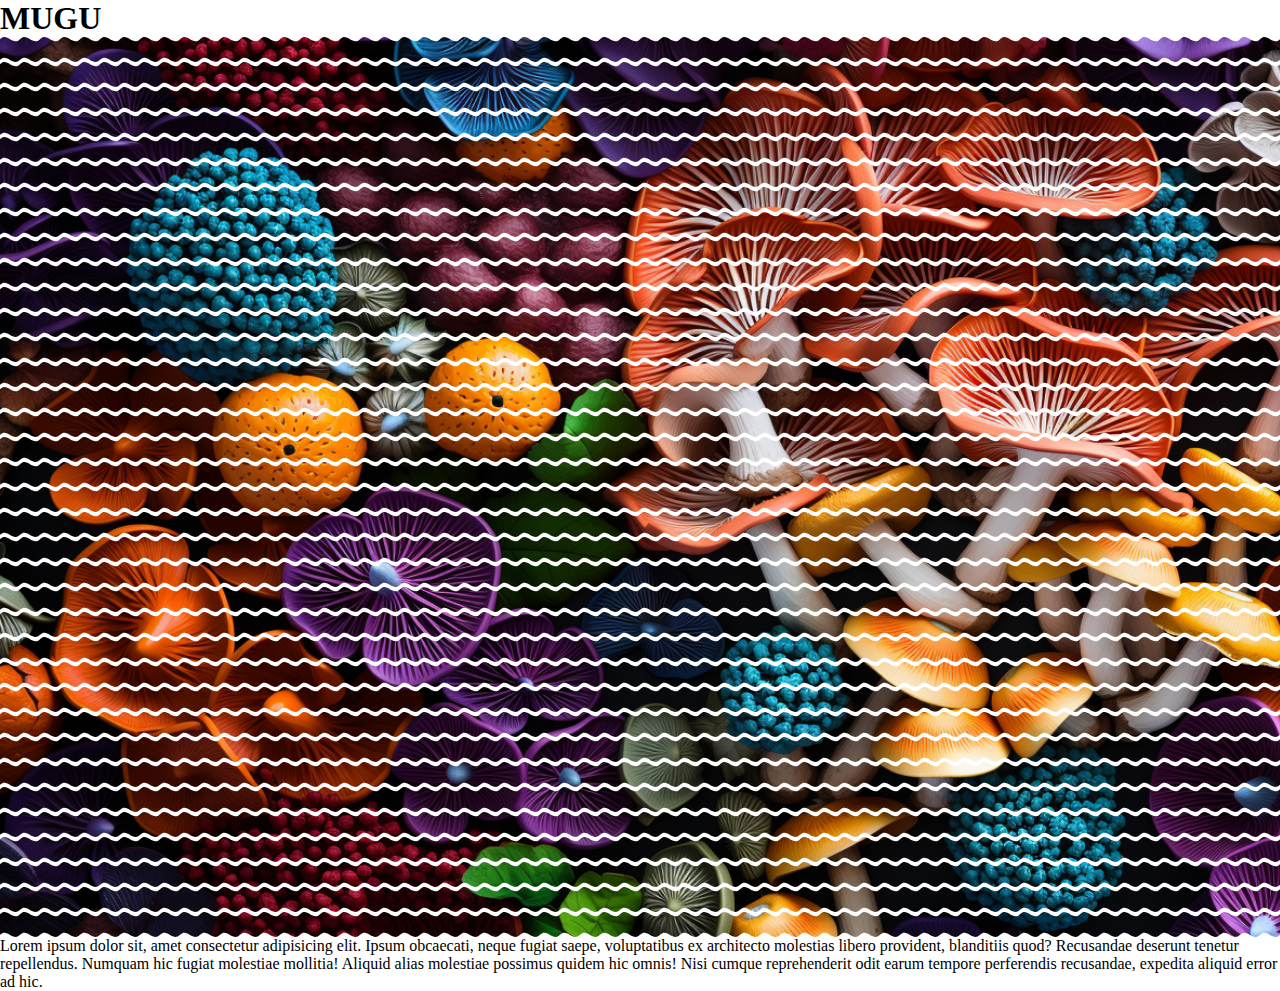
<file: CSSMask/index.html>
<!DOCTYPE html>
<html lang="en">
  <head>
    <meta charset="UTF-8" />
    <meta name="viewport" content="width=device-width, initial-scale=1.0" />
    <title>Document</title>
    <link rel="stylesheet" href="./css/styles.css" />
  </head>
  <body>
    <header>
      <h1>MUGU</h1>
    </header>
    <main>
      <div></div>
      <p>
        Lorem ipsum dolor sit, amet consectetur adipisicing elit. Ipsum
        obcaecati, neque fugiat saepe, voluptatibus ex architecto molestias
        libero provident, blanditiis quod? Recusandae deserunt tenetur
        repellendus. Numquam hic fugiat molestiae mollitia! Aliquid alias
        molestiae possimus quidem hic omnis! Nisi cumque reprehenderit odit
        earum tempore perferendis recusandae, expedita aliquid error ad hic.
      </p>
    </main>
    <footer></footer>
  </body>
</html>
</file>
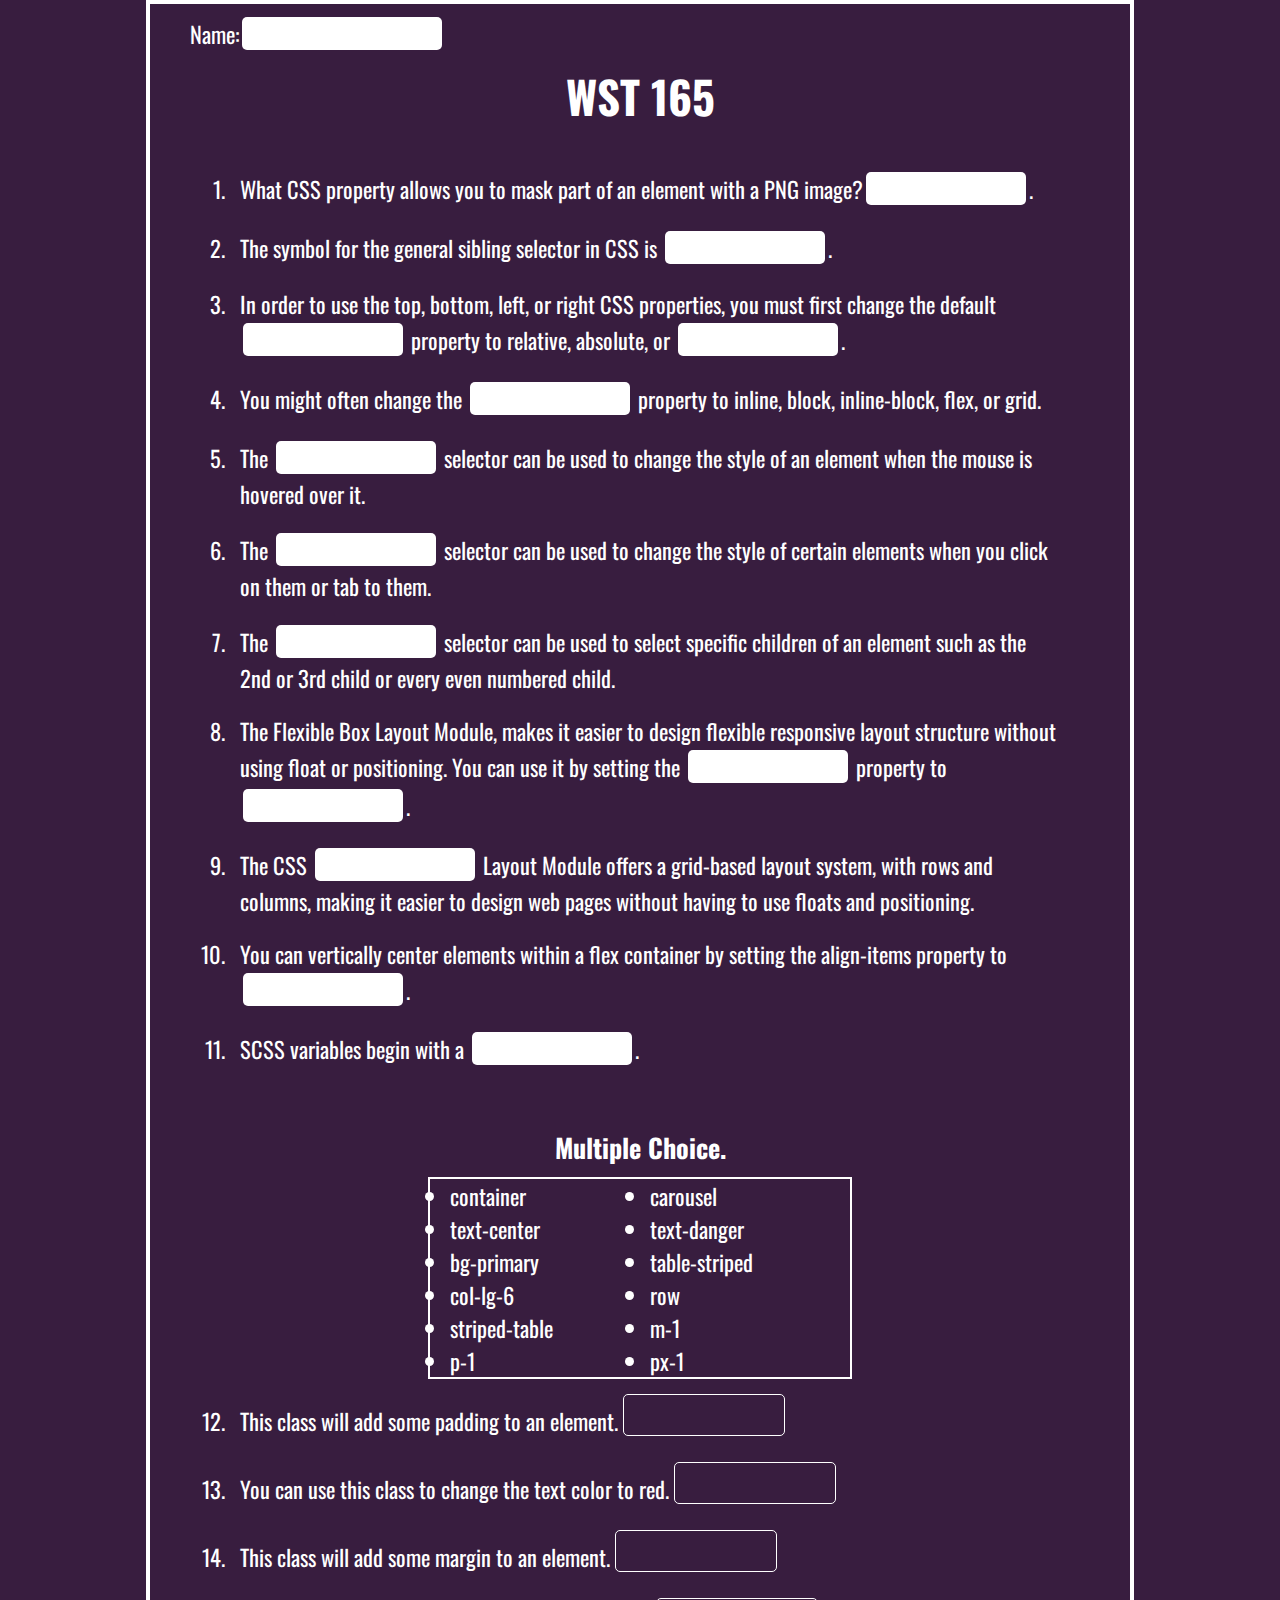
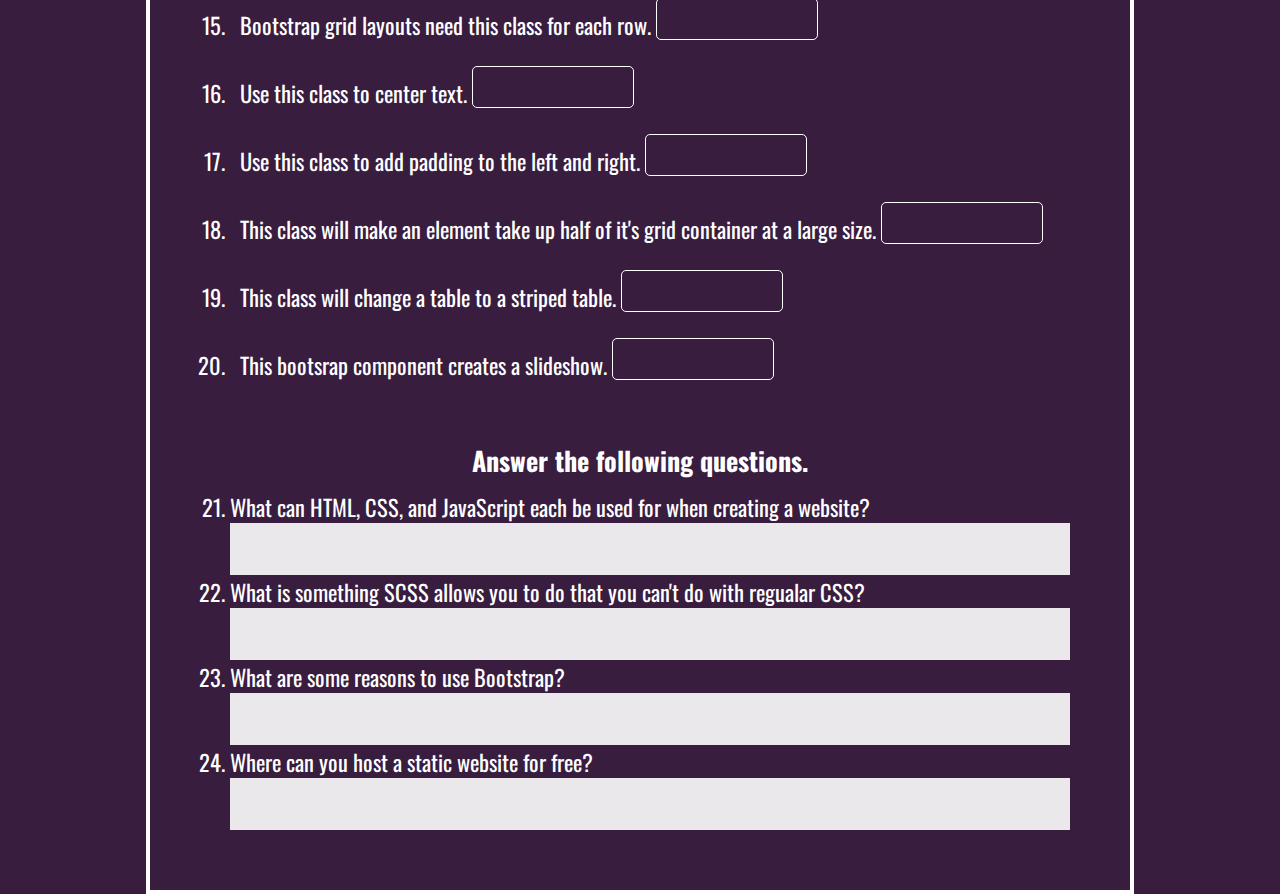
<file: FinalExam/index.html>
<!DOCTYPE html>
<html lang="en">
  <head>
    <meta charset="UTF-8" />
    <meta name="viewport" content="width=device-width, initial-scale=1.0" />
    <title>Document</title>
    <link type="text/css" href="styles/styles.css" rel="stylesheet" />
    <link type="text/css" href="styles/styles2.css" rel="stylesheet" />

    <link rel="preconnect" href="https://fonts.gstatic.com" />
    <link
      href="https://fonts.googleapis.com/css2?family=Oswald:wght@300;400;500&display=swap"
      rel="stylesheet"
    />
  </head>
  <body>
    <main>
      Name:<input type="text" class="yourname" />
      <h1>WST 165</h1>
      <form>
        <section class="fillinblank">
          <ol>
            <li>
              What CSS property allows you to mask part of an element with a PNG
              image?<input type="text" />.
            </li>
            <li>
              The symbol for the general sibling selector in CSS is
              <input type="text" />.
            </li>
            <li>
              In order to use the top, bottom, left, or right CSS properties,
              you must first change the default <input type="text" /> property
              to relative, absolute, or <input type="text" />.
            </li>
            <li>
              You might often change the <input type="text" /> property to
              inline, block, inline-block, flex, or grid.
            </li>
            <li>
              The <input type="text" /> selector can be used to change the style
              of an element when the mouse is hovered over it.
            </li>
            <li>
              The <input type="text" /> selector can be used to change the style
              of certain elements when you click on them or tab to them.
            </li>
            <li>
              The <input type="text" /> selector can be used to select specific
              children of an element such as the 2nd or 3rd child or every even
              numbered child.
            </li>
            <li>
              The Flexible Box Layout Module, makes it easier to design flexible
              responsive layout structure without using float or positioning.
              You can use it by setting the <input type="text" /> property to
              <input type="text" />.
            </li>
            <li>
              The CSS <input type="text" /> Layout Module offers a grid-based
              layout system, with rows and columns, making it easier to design
              web pages without having to use floats and positioning.
            </li>
            <li>
              You can vertically center elements within a flex container by
              setting the <span class="code">align-items</span> property to
              <input type="text" />.
            </li>
            <li>SCSS variables begin with a <input type="text" />.</li>
          </ol>
        </section>
        <section class="multipleChoice">
          <h3>Multiple Choice.</h3>
          <div class="multipleChoiceOptions">
            <ul>
              <li>
                <p id="drag1">container</p>
              </li>
              <li>
                <p id="drag12">carousel</p>
              </li>
              <li>
                <p id="drag2">text-center</p>
              </li>
              <li>
                <p id="drag3">text-danger</p>
              </li>
              <li>
                <p id="drag4">bg-primary</p>
              </li>
              <li>
                <p id="drag5">table-striped</p>
              </li>
              <li>
                <p id="drag6">col-lg-6</p>
              </li>
              <li>
                <p id="drag7">row</p>
              </li>
              <li>
                <p id="drag8">striped-table</p>
              </li>
              <li>
                <p id="drag9">m-1</p>
              </li>
              <li>
                <p id="drag10">p-1</p>
              </li>
              <li>
                <p id="drag11">px-1</p>
              </li>
            </ul>
          </div>
          <ol class="multipleChoiceQuestions" start="12">
            <li>
              This class will add some padding to an element.
              <div id="div1"></div>
            </li>
            <li>
              You can use this class to change the text color to red.
              <div id="div2"></div>
            </li>
            <li>
              This class will add some margin to an element.
              <div id="div3"></div>
            </li>
            <li>
              Bootstrap grid layouts need this class for each row.
              <div id="div4"></div>
            </li>
            <li>
              Use this class to center text.
              <div id="div5"></div>
            </li>
            <li>
              Use this class to add padding to the left and right.
              <div id="div6"></div>
            </li>
            <li>
              This class will make an element take up half of it's grid
              container at a large size.
              <div id="div7"></div>
            </li>
            <li>
              This class will change a table to a striped table.
              <div id="div8"></div>
            </li>
            <li>
              This bootsrap component creates a slideshow.
              <div id="div9"></div>
            </li>
          </ol>
        </section>
        <section class="questions">
          <h3>Answer the following questions.</h3>
          <div>
            <ol start="21">
              <li>
                What can HTML, CSS, and JavaScript each be used for when
                creating a website?
                <textarea></textarea>
              </li>
              <li>
                What is something SCSS allows you to do that you can't do with
                regualar CSS?
                <textarea></textarea>
              </li>
              <li>
                What are some reasons to use Bootstrap?
                <textarea></textarea>
              </li>
              <li>
                Where can you host a static website for free?
                <textarea></textarea>
              </li>
            </ol>
          </div>
        </section>
      </form>
      <script src="js/dragdrop.js"></script>
    </main>
  </body>
</html>
</file>
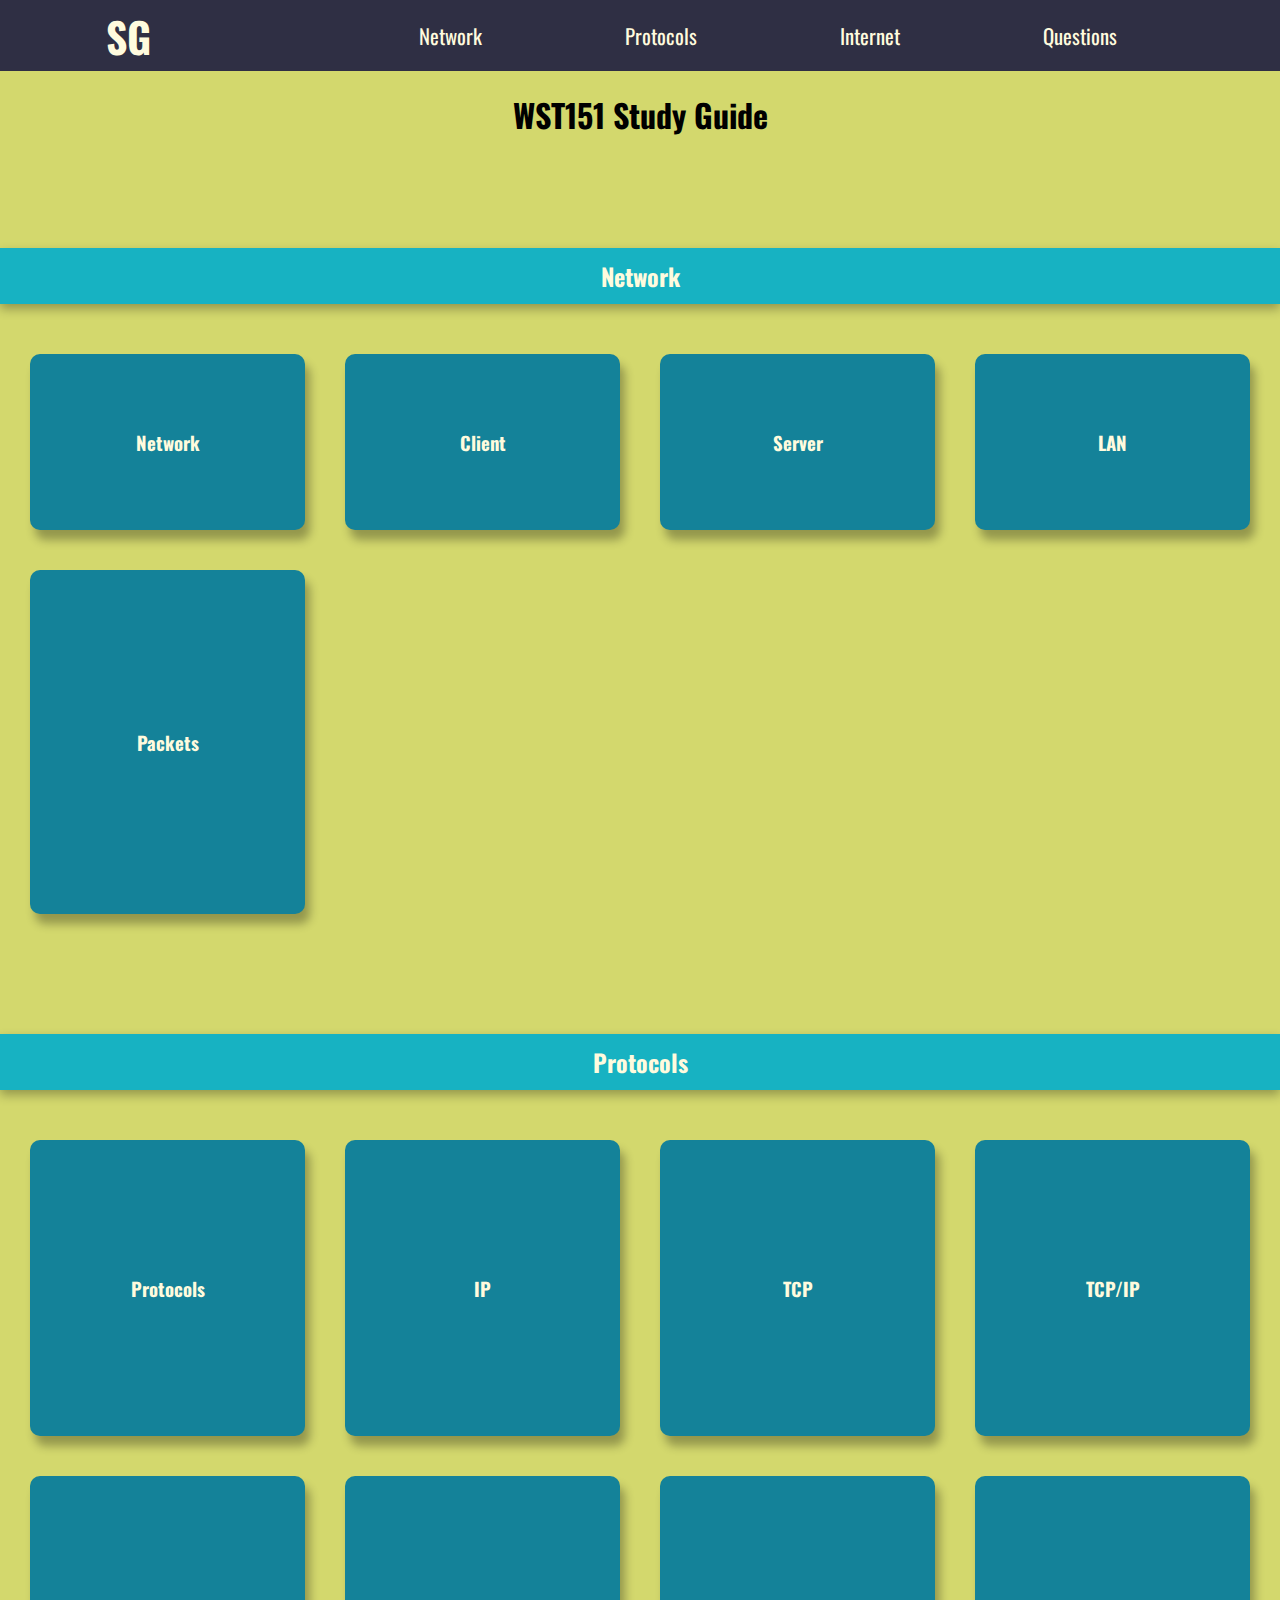
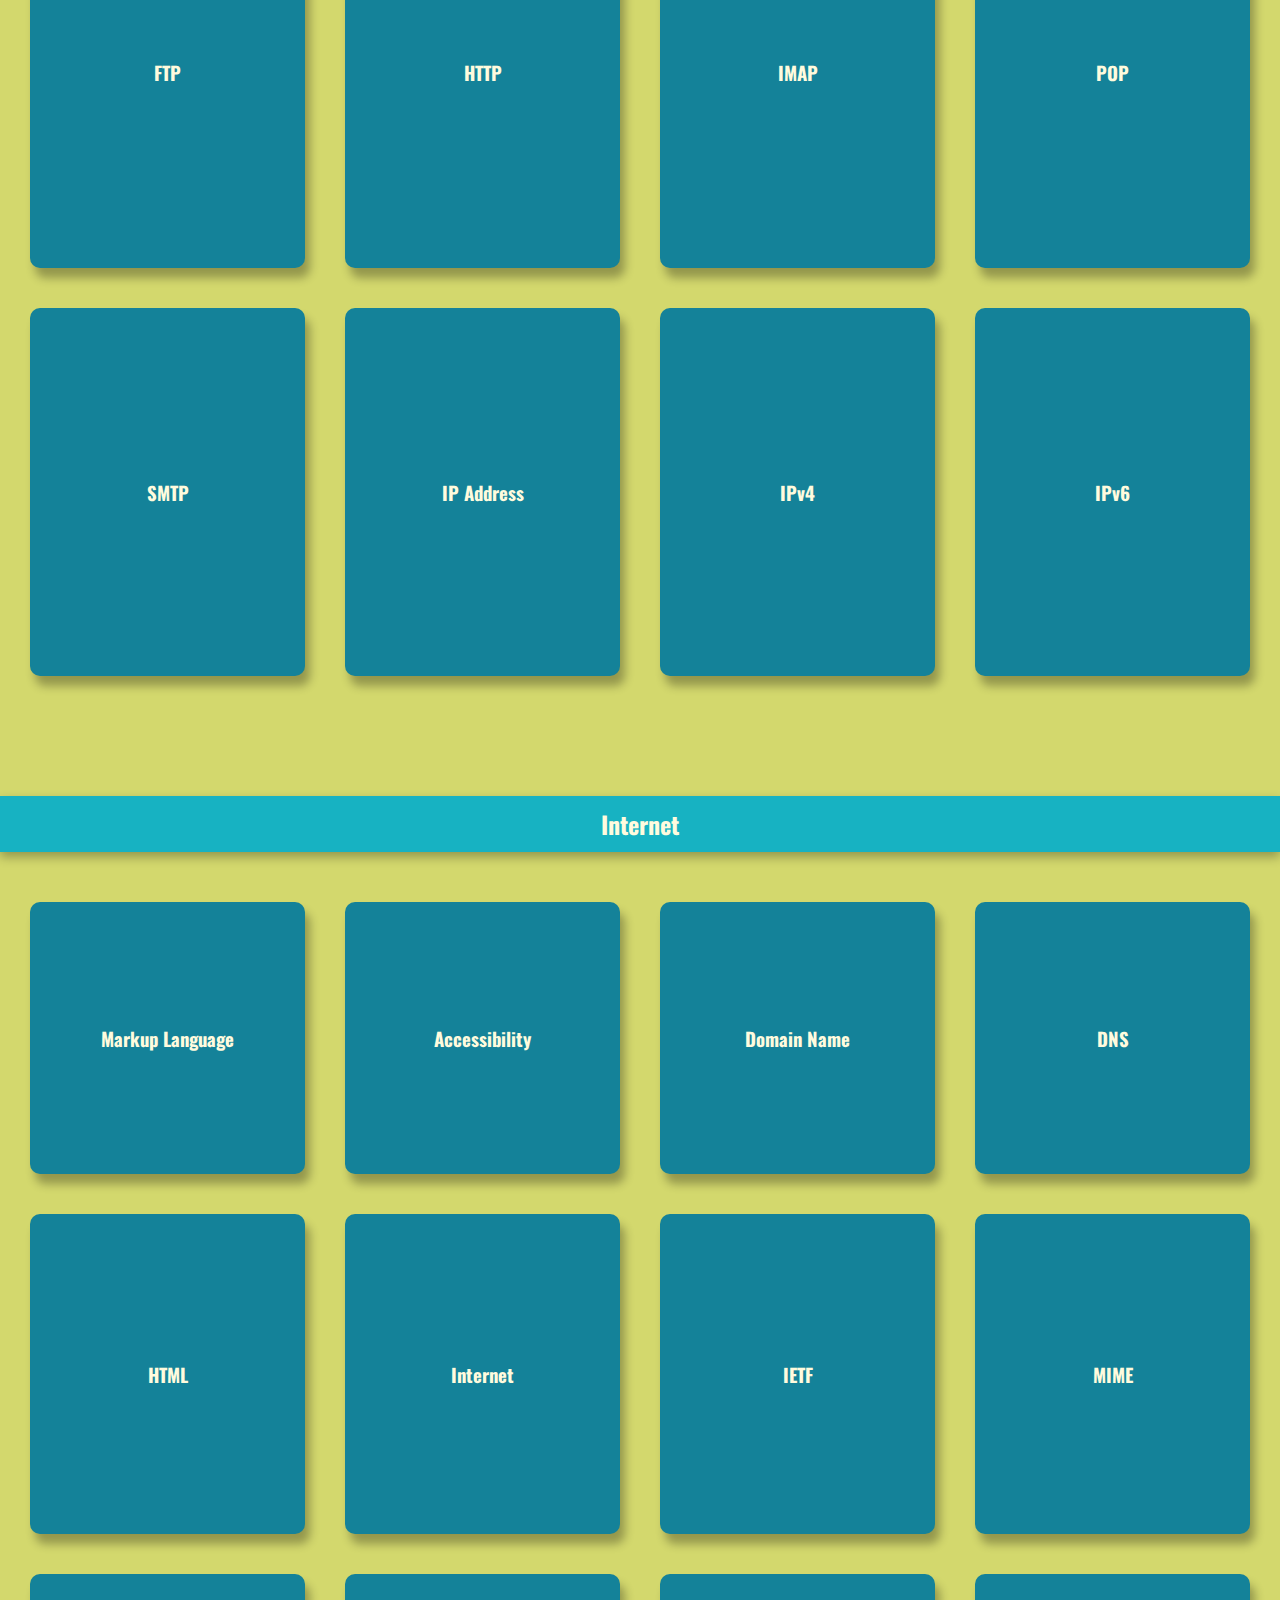
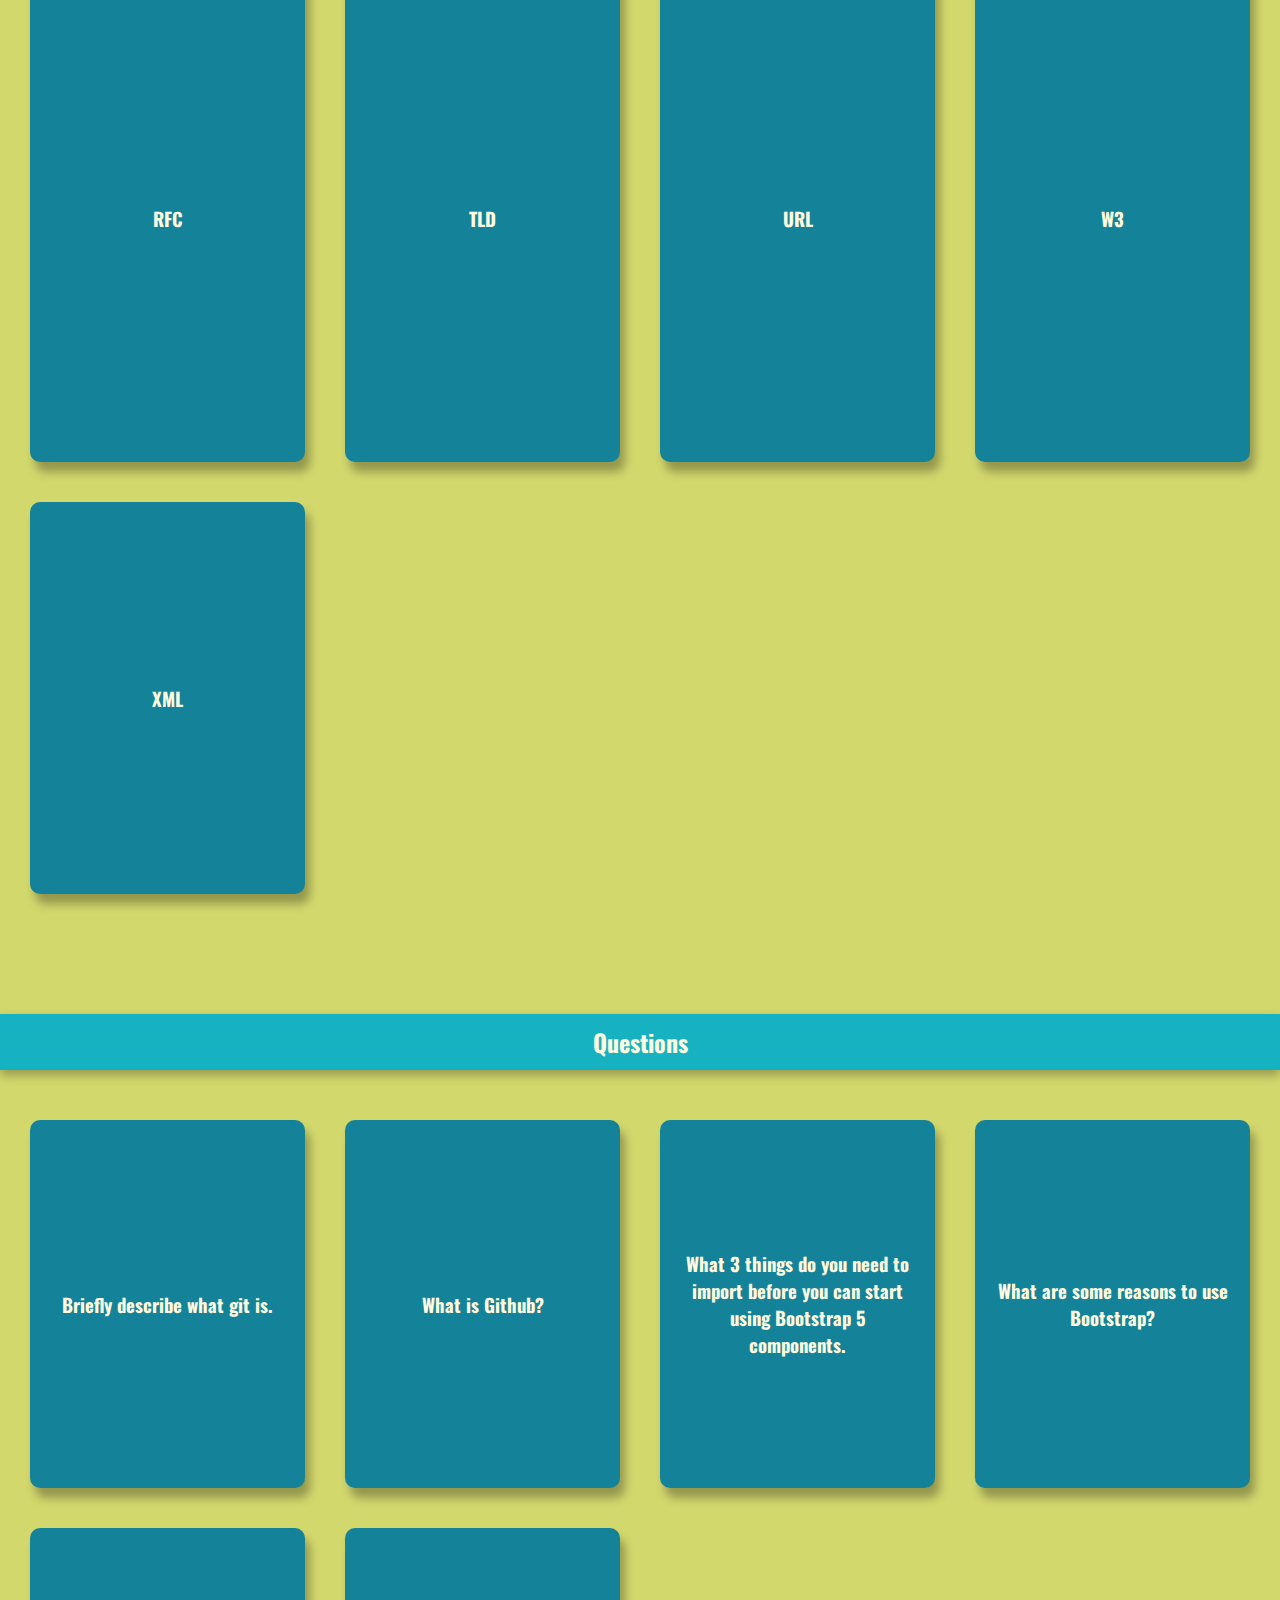
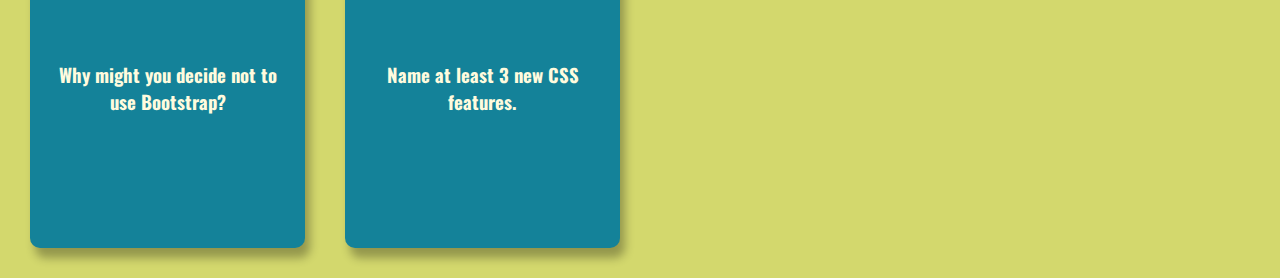
<file: studyGuideWST151/index.html>
<!DOCTYPE html>
<html lang="en">
  <head>
    <meta charset="UTF-8" />
    <meta http-equiv="X-UA-Compatible" content="IE=edge" />
    <meta name="viewport" content="width=device-width, initial-scale=1.0" />
    <title>Document</title>
    <link type="text/css" rel="stylesheet" href="css/styles.css" />
    <link rel="preconnect" href="https://fonts.gstatic.com" />
    <link
      href="https://fonts.googleapis.com/css2?family=Oswald:wght@300;700&display=swap"
      rel="stylesheet"
    />
  </head>
  <body>
    <header>
      <h1>SG</h1>
      <nav>
        <div tabindex="1" class="menuBtn">
          <span></span>
          <span></span>
          <span></span>
        </div>
        <div tabindex="1" class="invisibleBtn"></div>
        <ul>
          <li><a href="#network"> Network </a></li>
          <li><a href="#protocols"> Protocols </a></li>
          <li><a href="#internet"> Internet </a></li>
          <li><a href="#questions"> Questions </a></li>
        </ul>
      </nav>
    </header>

    <main>
      <h1>WST151 Study Guide</h1>

      <section id="network">
        <h2>Network</h2>
        <div class="card-container">
          <div class="card">
            <h3>Network</h3>
            <p>
              A network consists of two or more computers connected for the
              purpose of communicating and sharing resources.
            </p>
          </div>
          <div class="card">
            <h3>Client</h3>
            <p>
              A client is a computer that connects to and uses the resources of
              a remote computer, or server.
            </p>
          </div>
          <div class="card">
            <h3>Server</h3>
            <p>
              A server is a software or hardware device that accepts and
              responds to requests made over a network.
            </p>
          </div>
          <div class="card">
            <h3>LAN</h3>
            <p>
              A Local Area Network collection of devices connected together in
              one physical location, such as a building, office, or home
            </p>
          </div>
          <div class="card">
            <h3>Packets</h3>
            <p>
              A packet is a small amount of data sent over a network, such as a
              LAN or the Internet. Similar to a real-life package, each packet
              includes a source and destination as well as the content (or data)
              being transferred. When the packets reach their destination, they
              are reassembled into a single file or other contiguous block of
              data.
            </p>
          </div>
        </div>
      </section>

      <section id="protocols">
        <h2>Protocols</h2>
        <div class="card-container">
          <div class="card">
            <h3>Protocols</h3>
            <p>
              Protocols are rules that describe how clients and servers
              communicate with each other over a network. There are many
              different protocols with different purposes. These protocols are
              implemented by operating systems, browsers, and networking
              devices.
            </p>
          </div>
          <div class="card">
            <h3>IP</h3>
            <p>
              The Internet Protocol is a set of rules that dictate how data
              should be delivered over the public network (Internet).
            </p>
          </div>
          <div class="card">
            <h3>TCP</h3>
            <p>
              Transmission Control Protocol divides traffic into packets for
              efficient transport through the Internet
            </p>
          </div>
          <div class="card">
            <h3>TCP/IP</h3>
            <p>
              The official internet protocol suite. TCP, IP and the many other
              protocols of TCP/IP have specific functions and work together to
              ensure reliable network communication.
            </p>
          </div>
          <div class="card">
            <h3>FTP</h3>
            <p>
              The File Transfer Protocol is a set of rules for exchanging files
              over the internet. Unlike HTTP which is used to ask for the entire
              webpage and it's files to display them, FTP is used only to move a
              file from one computer to another. FTP is commonly used by web
              developers when they want to tranfer their local files from their
              computer to the server and vice versa.
            </p>
          </div>
          <div class="card">
            <h3>HTTP</h3>
            <p>
              HTTP (Hypertext Transfer Protocol) is the set of rules for
              transferring files -- such as text, images, sound, video and other
              multimedia files -- over the web.
            </p>
          </div>
          <div class="card">
            <h3>IMAP</h3>
            <p>
              Internet Message Access Protocol: a way of accessing e-mail
              messages which are held on an internet server, rather than on an
              individual's computer.
            </p>
          </div>
          <div class="card">
            <h3>POP</h3>
            <p>
              Stands for "Post Office Protocol." POP3, sometimes referred to as
              just "POP," is a simple, standardized method of delivering e-mail
              messages. A POP3 mail server receives e-mails and filters them
              into the appropriate user folders. When a user connects to the
              mail server to retrieve his mail, the messages are downloaded from
              mail server to the user's hard disk.
            </p>
          </div>

          <div class="card">
            <h3>SMTP</h3>
            <p>
              SMTP is used to send and receive email. It is sometimes paired
              with IMAP or POP3 (for example, by a user-level application),
              which handles the retrieval of messages, while SMTP primarily
              sends messages to a server for forwarding. SMTP can both send and
              receive mail, but it's bad at queuing incoming messages, hence the
              common delegation to other protocols.
            </p>
          </div>

          <div class="card">
            <h3>IP Address</h3>
            <p>
              An IP address is a numeric ID given to each device connected to
              the internet. Every network has a public IP address and every
              device in the network has a private IP address. IP addresses
              sometimes correspond to domain names. The Domain Name System
              associates IP addresses with URLs with domain names.
            </p>
          </div>

          <div class="card">
            <h3>IPv4</h3>
            <p>
              Made of 4 8-bit numbers separated by periods. Total 32 bits Each
              number can range between 0 and 255. XXX . XXX . XXX . XXX Total of
              4,294,967,296 possible unique combinations. First standard or
              public version of IP. In Use since early 1980s.
            </p>
          </div>

          <div class="card">
            <h3>IPv6</h3>
            <p>
              Made of 32 hexadecimal numbers grouped in 4s, separated by colons.
              Each number can range between 0-9 and A-F. Total 128 bits XXXX :
              XXXX : XXXX : XXXX : XXXX : XXXX : XXXX : XXXX
              340,282,366,920,938,463,463,374,607,431,768,211,456 unique
              combinations Development began in 1998 and became official
              standard in 2017
            </p>
          </div>
        </div>
      </section>

      <section id="internet">
        <h2>Internet</h2>
        <div class="card-container">
          <div class="card">
            <h3>Markup Language</h3>
            <p>
              In the context of the internet and computers, a markup language is
              a system for marking up or annotating a digital document so that
              the information it it can be structured for more easy access and
              manipulation.
            </p>
          </div>
          <div class="card">
            <h3>Accessibility</h3>
            <p>
              Hardware and software technologies that help visually or
              physically impaired people to use the computer.
            </p>
          </div>
          <div class="card">
            <h3>Domain Name</h3>
            <p>
              A Domain Name is a unique label for an entity of the internet.
            </p>
          </div>
          <div class="card">
            <h3>DNS</h3>
            <p>
              The Domain Name System organizes the internet by identifying the
              address and type of entity. It also converts domain names into IP
              addresses that can be understood by machines comprising the
              Internet.
            </p>
          </div>
          <div class="card">
            <h3>HTML</h3>
            <p>
              Hypertext Markup Language is the language used for creating web
              pages and web applications. HTML has a specified tag set for
              semantically describing the structure of a web page. HTML elements
              are the building blocks of a web page and are defined by tags
              written using angle brackets.
            </p>
          </div>

          <div class="card">
            <h3>Internet</h3>
            <p>
              The internet is an interconnected network of computer networks
              that spans the globe. Today it is a major part of our lives.
            </p>
          </div>

          <div class="card">
            <h3>IETF</h3>
            <p>
              The Internet Engineering Task Force (IETF) is the principal body
              engaged in the development of new Internet protocol standard
              specifications.
            </p>
          </div>

          <div class="card">
            <h3>MIME</h3>
            <p>
              Clients and servers often need to indicate the type of file being
              transferred so they know how to handle them. MIME is a standard
              that helps to classify the types of files used on the internet.
            </p>
          </div>

          <div class="card">
            <h3>RFC</h3>
            <p>
              A Request for Comments (RFC) is a formal document from the
              Internet Engineering Task Force ( IETF ) that is the result of
              committee drafting and subsequent review by interested parties.
              Some RFCs are informational in nature. Of those that are intended
              to become Internet standards, the final version of the RFC becomes
              the standard and no further comments or changes are permitted.
              Change can occur, however, through subsequent RFCs that supersede
              or elaborate on all or parts of previous RFCs.
            </p>
          </div>
          <div class="card">
            <h3>TLD</h3>
            <p>
              Domain names have at least 2 parts separated by a period. The
              right-most part of a domain name is called the top-level domain
              (TLD).TLDs can be used to classify domains and indicate what type
              of website the domain name is poitning to.They can be generic like
              .com and .net or they can be country codes like .fr or .zw. The
              organization currently responsible for country code top-level
              domains (ccTLDs) and generic top-level domains (gTLDs) is IANA,
              which is a function of ICANN.
            </p>
          </div>
          <div class="card">
            <h3>URL</h3>
            <p>
              A Uniform Resource Locator (URL) is a URI with the location of the
              resource included. URLs for internet resources include the
              protocol, domain name, and path to the file on the server.
            </p>
          </div>
          <div class="card">
            <h3>W3</h3>
            <p>
              The World Wide Web Consortium (W3C)Takes a proactive role in
              developing recommendations and prototype technologies related to
              the Web. These recommendations are not rules but guidelines. Major
              software companies that build web browsers, such as Microsoft, do
              not always follow W3C Recommendations. This makes life challenging
              for web developers because not all browsers will display a web
              page in exactly the same way.
            </p>
          </div>
          <div class="card">
            <h3>XML</h3>
            <p>
              XML is a human and machine readable markup language for storing
              and transporting data. It looks very similar to HTML, having
              opening and closing tags with attributes, but the tags are user
              defined. Developers can create any tag they need to describe
              information. All xml documents must have a root element. XML is
              not a replacement or alternative to HTML.
            </p>
          </div>
        </div>
      </section>

      <section id="questions">
        <h2>Questions</h2>
        <div class="card-container">
          <div class="card">
            <h3>Briefly describe what git is.</h3>
            <p>
              Git is a software tool for projects that allows you to track
              changes, create multiple branches, and switch between the
              different saved states and branches. When you clone a git
              repository, you get a copy of the entire project, including the
              different saved states and branches. This is why it's called a
              distributed version control system.
            </p>
          </div>
          <div class="card">
            <h3>What is Github?</h3>
            <p>
              Github is a platform and cloud-based service for software
              development and version control using Git, allowing developers to
              store and manage their code.
            </p>
          </div>
          <div class="card">
            <h3>
              What 3 things do you need to import before you can start using
              Bootstrap 5 components.
            </h3>
            <p>Boostrap CSS, Bootstrap JavaScript, Popper JS.</p>
          </div>
          <div class="card">
            <h3>What are some reasons to use Bootstrap?</h3>
            <p>
              Elements are already styled for you and you can import lots of
              components that might otherwise require knowledge of javascript or
              advanced CSS to figure out on your own.
            </p>
          </div>
          <div class="card">
            <h3>Why might you decide not to use Bootstrap?</h3>
            <p>
              You might not like the default styles and overriding them could be
              tedious. Learning what classes and attributes to use might be more
              trouble than doing things without Bootstrap. Importing everything
              necessary to use Boostrap might be overkill for what you are
              trying to accomplish.
            </p>
          </div>
          <div class="card">
            <h3>Name at least 3 new CSS features.</h3>
            <p>
              :has() selector, accent-color property, subgrid for CSS Grid,
              Scroll Timeline, Nesting
            </p>
          </div>
        </div>
      </section>
    </main>

    <script>
      let cardNodes = document.querySelectorAll('.card');
      for (let i = 0; i < cardNodes.length; i++) {
        let pElement = document.createElement('p');
        pElement.innerHTML = cardNodes[i].querySelector('p').innerHTML;
        cardNodes[i].appendChild(pElement);
      }
    </script>
  </body>
</html>
</file>
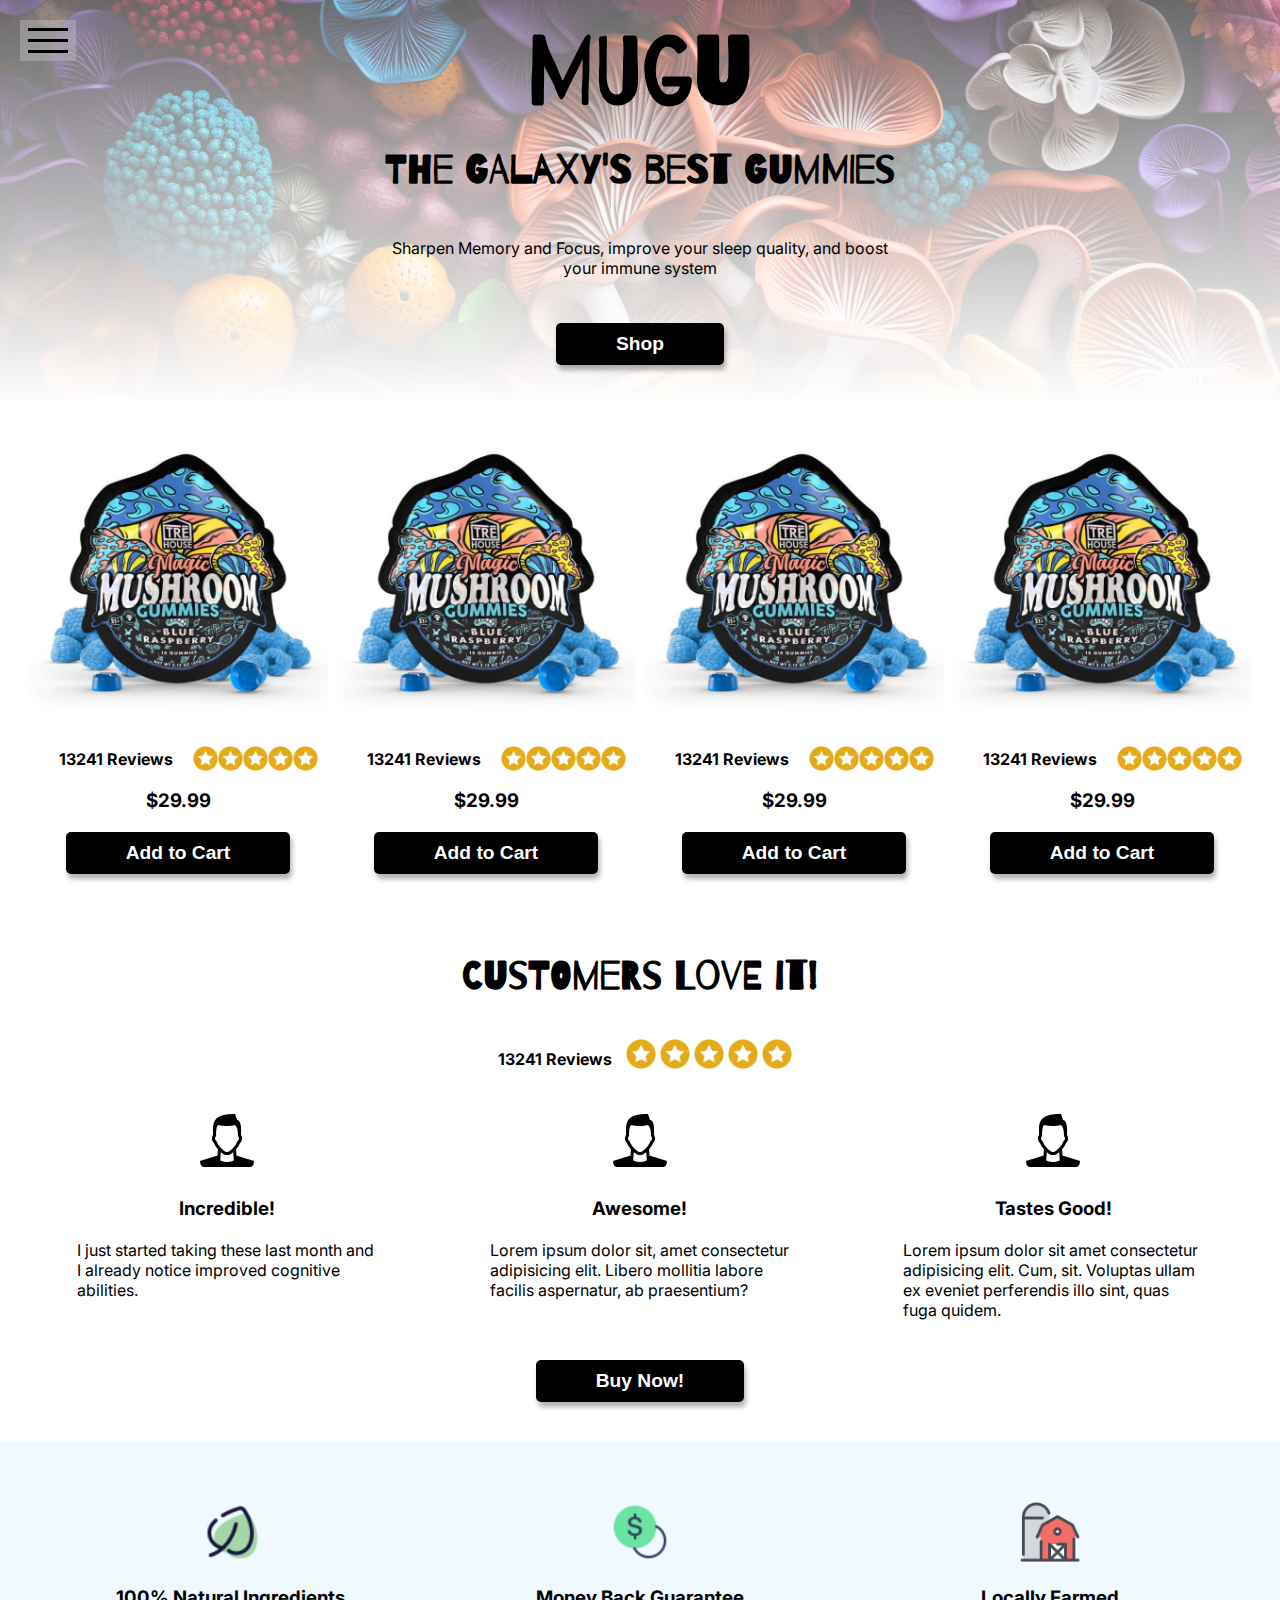
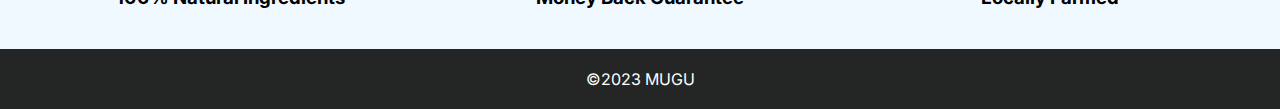
<file: Assignment3_David/vanilla.html>
<!DOCTYPE html>
<html lang="en">
  <head>
    <meta charset="UTF-8" />
    <meta name="viewport" content="width=device-width, initial-scale=1.0" />
    <title>Document</title>
    <link type="text/css" rel="stylesheet" href="./css/vanilla.css" />
  </head>
  <body>
    <header>
      <input id="checkbox" type="checkbox" />
      <label class="hamburger" for="checkbox">
        <div class="button">
          <span></span>
          <span></span>
          <span></span>
        </div>
      </label>

      <nav>
        <div class="logo">
          <h1>MUGU</h1>
        </div>
        <ul>
          <li><a href="vanilla.html">Home</a></li>
          <li><a href="about.html">About</a></li>
          <li><a href="contact.html">Contact</a></li>
          <li class="shop">
            <label for="checkbox2"><a>Shop</a></label>
            <input id="checkbox2" type="checkbox" />
            <ul class="dropdown">
              <li><a href="gummies.html">Gummies</a></li>
              <li><a href="powders.html">Powders</a></li>
              <li><a href="recipes.html">Recipes</a></li>
            </ul>
          </li>
          <li><a href="cart.html">Cart</a></li>
        </ul>

        <svg
          id="Layer_2"
          data-name="Layer 2"
          xmlns="http://www.w3.org/2000/svg"
          viewBox="0 0 584.87 512.86"
          width="400"
          height="250"
        >
          <mask id="triangle">
            <defs>
              <style>
                .mushroom {
                  fill: #fff;
                }
              </style>
            </defs>
            <g id="Layer_1-2" data-name="Layer 1">
              <g>
                <path
                  class="mushroom"
                  d="m284.79,511.82c-33.17,0-67.46,0-91.42-13.95-25.49-14.84-37.37-44.18-37.37-92.34,0-17.43,1.58-34.71,4.71-51.35l.1-.54-.55-.07c-51.63-6.48-89.29-18.4-115.14-36.42C15.46,296.47,1.04,267.81,1.04,229.54c0-55.68,31.09-112.9,85.31-156.99,27.15-22.08,58.31-39.52,92.64-51.84C215.35,7.66,253.52,1.04,292.44,1.04s77.09,6.62,113.45,19.67c34.32,12.32,65.49,29.76,92.63,51.84,54.21,44.09,85.31,101.31,85.31,156.99,0,38.27-14.42,66.93-44.08,87.61-25.85,18.03-63.52,29.94-115.15,36.42l-.55.07.1.54c3.13,16.65,4.71,33.92,4.71,51.35,0,48.16-11.87,77.5-37.36,92.34-23.9,13.91-58.09,13.95-91.19,13.95h-15.53Zm211.55-264.15c-13.27,0-27.07,8.25-35.99,21.54-13.16,19.57-11.5,43.81,3.69,54.02,4.43,2.98,9.77,4.55,15.43,4.55,13.27,0,27.06-8.25,35.99-21.53,13.16-19.58,11.5-43.82-3.69-54.03-4.43-2.98-9.77-4.55-15.43-4.55Zm-218.96-58.33c-31.72,0-57.53,25.81-57.53,57.53s25.81,57.53,57.53,57.53,57.53-25.81,57.53-57.53-25.81-57.53-57.53-57.53Zm-176.19,19.36c-27.75,0-50.32,19.9-50.32,44.35s22.57,44.35,50.32,44.35,50.32-19.9,50.32-44.35-22.57-44.35-50.32-44.35Zm320.49-83.14c-7.36,0-14.37,2.05-20.26,5.92-9.44,6.21-15.4,16.48-16.77,28.92-1.37,12.41,1.99,25.49,9.46,36.84,10.25,15.6,26.73,25.29,43,25.29,7.37,0,14.37-2.05,20.27-5.93,19.45-12.78,22.73-42.28,7.31-65.76-10.26-15.59-26.74-25.28-43.01-25.28ZM171.13,54.26c-17.22,0-35.29,12.03-46.04,30.64-14.9,25.82-11.11,56.02,8.44,67.31,4.94,2.85,10.48,4.3,16.47,4.3,17.22,0,35.29-12.03,46.04-30.64,14.9-25.82,11.12-56.01-8.44-67.31-4.94-2.85-10.48-4.3-16.47-4.3Zm152.98-23.37c-16.58,0-30.03,7.25-35.99,19.4-4.65,9.49-4.2,20.77,1.29,31.77,5.46,10.95,15.26,20.31,27.6,26.36,8.87,4.35,18.43,6.65,27.66,6.65,16.58,0,30.03-7.25,35.99-19.4,9.58-19.54-3.38-45.61-28.89-58.12-8.87-4.35-18.43-6.65-27.66-6.65Z"
                />
                <path
                  d="m292.44,1.56c38.86,0,76.97,6.61,113.27,19.64,34.27,12.3,65.38,29.71,92.48,51.75,54.09,43.99,85.11,101.06,85.11,156.59,0,38.09-14.35,66.61-43.86,87.19-25.78,17.98-63.37,29.86-114.91,36.33l-1.09.14.2,1.08c3.12,16.61,4.7,33.86,4.7,51.26,0,47.95-11.79,77.15-37.1,91.89-23.84,13.88-58.06,13.88-91.16,13.88h-3.8s-3.85,0-3.85,0h-3.85s-3.8,0-3.8,0c-33.09,0-67.32,0-91.16-13.88-25.32-14.74-37.11-43.93-37.11-91.88,0-17.4,1.58-34.64,4.7-51.26l.2-1.08-1.09-.14c-51.54-6.47-89.13-18.36-114.91-36.33C15.9,296.15,1.56,267.63,1.56,229.54c0-55.52,31.02-112.6,85.12-156.59,27.1-22.04,58.22-39.45,92.49-51.75C215.47,8.17,253.58,1.56,292.44,1.56m52.23,114.03c16.78,0,30.41-7.36,36.45-19.69,9.71-19.79-3.36-46.18-29.12-58.82-8.94-4.39-18.59-6.71-27.89-6.71-16.78,0-30.41,7.36-36.45,19.69-4.73,9.64-4.27,21.08,1.29,32.23,5.51,11.05,15.4,20.5,27.84,26.59,8.94,4.39,18.58,6.71,27.89,6.71m-194.67,41.44c17.4,0,35.65-12.13,46.49-30.9,15.05-26.07,11.18-56.58-8.63-68.02-5.02-2.9-10.65-4.37-16.73-4.37-17.4,0-35.65,12.13-46.49,30.9-15.04,26.07-11.17,56.58,8.63,68.02,5.02,2.9,10.65,4.37,16.73,4.37m287.11,66.02c7.47,0,14.57-2.08,20.55-6.01,19.69-12.94,23.04-42.76,7.46-66.48-10.35-15.74-27-25.51-43.44-25.51-7.46,0-14.57,2.08-20.55,6.01-9.57,6.3-15.61,16.7-17,29.3-1.38,12.52,2.01,25.73,9.54,37.18,10.35,15.74,26.99,25.52,43.43,25.52m-159.73,81.88c32.01,0,58.05-26.04,58.05-58.05s-26.04-58.05-58.05-58.05-58.05,26.04-58.05,58.05,26.04,58.05,58.05,58.05m-176.19-7c28.03,0,50.84-20.13,50.84-44.87s-22.81-44.87-50.84-44.87-50.84,20.13-50.84,44.87,22.81,44.87,50.84,44.87m378.28,30.38c13.44,0,27.4-8.34,36.42-21.76,13.32-19.82,11.6-44.38-3.83-54.75-4.52-3.04-9.95-4.64-15.72-4.64-13.45,0-27.4,8.34-36.43,21.77-13.32,19.81-11.6,44.37,3.83,54.74,4.52,3.04,9.95,4.64,15.72,4.64M292.44.52C131.22.52.52,115.18.52,229.54c0,80.6,64.92,112.65,159.68,124.55-3.08,16.4-4.72,33.65-4.72,51.45,0,105.01,57.23,106.8,129.31,106.8,2.54,0,5.08,0,7.65,0s5.12,0,7.65,0c72.08,0,129.3-1.78,129.3-106.8,0-17.8-1.64-35.05-4.72-51.45,94.77-11.9,159.68-43.95,159.68-124.55C584.35,115.18,453.66.52,292.44.52h0Zm52.23,114.03c-8.85,0-18.33-2.13-27.43-6.6-25.3-12.4-38.12-38.12-28.65-57.43,6.06-12.37,19.79-19.11,35.52-19.11,8.85,0,18.33,2.13,27.43,6.6,25.3,12.41,38.12,38.12,28.65,57.43-6.06,12.37-19.79,19.11-35.52,19.11h0Zm-194.67,41.44c-5.71,0-11.23-1.36-16.21-4.23-19.34-11.17-23.03-40.98-8.25-66.6,10.99-19.03,29.09-30.38,45.59-30.38,5.71,0,11.23,1.36,16.21,4.23,19.34,11.17,23.04,40.98,8.25,66.6-10.99,19.03-29.08,30.38-45.59,30.38h0Zm287.11,66.02c-15.55,0-32.05-9.06-42.57-25.05-15.3-23.26-12.09-52.38,7.16-65.04,6.02-3.96,12.9-5.83,19.98-5.83,15.55,0,32.06,9.06,42.57,25.04,15.29,23.27,12.09,52.39-7.16,65.04-6.02,3.96-12.91,5.84-19.98,5.84h0Zm-159.73,81.88c-31.49,0-57.01-25.52-57.01-57.01s25.52-57.01,57.01-57.01,57.01,25.53,57.01,57.01-25.53,57.01-57.01,57.01h0Zm-176.19-7c-27.51,0-49.8-19.62-49.8-43.83s22.29-43.83,49.8-43.83,49.8,19.63,49.8,43.83-22.3,43.83-49.8,43.83h0Zm378.28,30.38c-5.43,0-10.63-1.44-15.14-4.46-14.98-10.07-16.57-33.93-3.55-53.3,9.1-13.55,22.94-21.31,35.56-21.31,5.43,0,10.63,1.44,15.14,4.46,14.98,10.07,16.57,33.94,3.55,53.31-9.1,13.54-22.94,21.3-35.56,21.3h0Z"
                />
              </g>
            </g>
          </mask>
          <image mask="url(#triangle)" xlink:href="./images/background.png" />
        </svg>
      </nav>
    </header>
    <main>
      <div class="hero">
        <h1 style="text-align: center">MUGU</h1>
        <h2>The Galaxy's Best Gummies</h2>
        <p>
          Sharpen Memory and Focus, improve your sleep quality, and boost your
          immune system
        </p>
        <button>Shop</button>
      </div>

      <div class="section2">
        <form id="12345">
          <img class="product-image" src="./images/products/12345.jpg" />
          <div class="stars">
            <strong>13241 Reviews</strong>
            <img src="./images/star.png" alt="star" />
            <img src="./images/star.png" alt="star" />
            <img src="./images/star.png" alt="star" />
            <img src="./images/star.png" alt="star" />
            <img src="./images/star.png" alt="star" />
          </div>
          <h3>$29.99</h3>
          <button type="button">Add to Cart</button>
        </form>
        <form id="12345">
          <img class="product-image" src="./images/products/12345.jpg" />
          <div class="stars">
            <strong>13241 Reviews</strong>
            <img src="./images/star.png" alt="star" />
            <img src="./images/star.png" alt="star" />
            <img src="./images/star.png" alt="star" />
            <img src="./images/star.png" alt="star" />
            <img src="./images/star.png" alt="star" />
          </div>
          <h3>$29.99</h3>
          <button type="button">Add to Cart</button>
        </form>
        <form id="12345">
          <img class="product-image" src="./images/products/12345.jpg" />
          <div class="stars">
            <strong>13241 Reviews</strong>
            <img src="./images/star.png" alt="star" />
            <img src="./images/star.png" alt="star" />
            <img src="./images/star.png" alt="star" />
            <img src="./images/star.png" alt="star" />
            <img src="./images/star.png" alt="star" />
          </div>
          <h3>$29.99</h3>
          <button type="button">Add to Cart</button>
        </form>
        <form id="12345">
          <img class="product-image" src="./images/products/12345.jpg" />
          <div class="stars">
            <strong>13241 Reviews</strong>
            <img src="./images/star.png" alt="star" />
            <img src="./images/star.png" alt="star" />
            <img src="./images/star.png" alt="star" />
            <img src="./images/star.png" alt="star" />
            <img src="./images/star.png" alt="star" />
          </div>
          <h3>$29.99</h3>
          <button type="button">Add to Cart</button>
        </form>
      </div>
      <div class="section4">
        <h2>Customers Love it!</h2>
        <div class="stars">
          <strong>13241 Reviews</strong>
          <img src="./images/star.png" alt="star" />
          <img src="./images/star.png" alt="star" />
          <img src="./images/star.png" alt="star" />
          <img src="./images/star.png" alt="star" />
          <img src="./images/star.png" alt="star" />
        </div>
        <div class="reviews">
          <div>
            <img
              src="./images/icons8-avatar.gif"
              alt="person moving head up and down"
            />
            <h3>Incredible!</h3>
            <p>
              I just started taking these last month and I already notice
              improved cognitive abilities.
            </p>
          </div>
          <div>
            <img
              src="./images/icons8-avatar.gif"
              alt="person moving head up and down"
            />
            <h3>Awesome!</h3>
            <p>
              Lorem ipsum dolor sit, amet consectetur adipisicing elit. Libero
              mollitia labore facilis aspernatur, ab praesentium?
            </p>
          </div>
          <div>
            <img
              src="./images/icons8-avatar.gif"
              alt="person moving head up and down"
            />
            <h3>Tastes Good!</h3>
            <p>
              Lorem ipsum dolor sit amet consectetur adipisicing elit. Cum, sit.
              Voluptas ullam ex eveniet perferendis illo sint, quas fuga quidem.
            </p>
          </div>
        </div>
        <button>Buy Now!</button>
      </div>
      <div class="section3">
        <div class="features">
          <div>
            <img src="./images/leaf.png" alt="leaf" />
            <h3>100% Natural Ingredients</h3>
          </div>
          <div>
            <img src="./images/money.png" alt="money symbol" />
            <h3>Money Back Guarantee</h3>
          </div>
          <div>
            <img src="./images/farm.png" alt="farm" />
            <h3>Locally Farmed</h3>
          </div>
        </div>
      </div>
    </main>
    <footer>&copy;2023 MUGU</footer>
  </body>
</html>
</file>
<file: css/styles.css>
* {
  margin: 0;
  padding: 0;
  box-sizing: border-box;
}

body {
  font-family: "Franklin Gothic Medium", "Arial Narrow", Arial, sans-serif;
}

header {
  padding: 15px;
  text-align: center;
}

main {
  padding: 20px;
  min-height: calc(100vh - 170px);
  background-image: url(../images/pexels-andreea-ch-1166644.jpg);
  background-size: cover;
  background-position: center;
  display: flex;
  align-items: center;
}
main ul {
  list-style-type: none;
  background-color: #fff;
  color: #222;
  padding: 20px;
  width: 400px;
  margin: auto;
}
main ul li {
  padding: 5px;
  display: flex;
  align-items: center;
  justify-content: center;
}
main ul li img {
  display: block;
}
main ul li a {
  text-decoration: none;
  color: #222;
  padding: 10px 40px;
  font-size: 2em;
  display: block;
}

footer {
  border-top: 1px solid #ccc;
  padding: 20px;
  text-align: center;
}/*# sourceMappingURL=styles.css.map */
</file>
<file: Assignment1_David/css/styles.css>
@import url("https://fonts.googleapis.com/css2?family=Barrio&family=Inter:wght@400;700&display=swap");
* {
  margin: 0;
  padding: 0;
  box-sizing: border-box;
}

html {
  font-family: inter, "Franklin Gothic Medium", "Arial Narrow", Arial, sans-serif;
  font-size: 22px;
}

h1,
h2,
h3,
h4 {
  text-align: center;
}

button {
  margin: 20px 0;
  padding: 10px 60px;
  background-color: rgb(100, 255, 16);
  border: none;
  border-radius: 5px;
  font-size: 1.2em;
  font-weight: bold;
  cursor: pointer;
  box-shadow: 2px 5px 5px rgba(0, 0, 0, 0.3);
}
button:hover {
  background-color: rgb(162, 255, 0);
  box-shadow: 0px 3px 3px rgba(0, 0, 0, 0.6);
}

header {
  background-color: #242525;
  padding: 15px;
  width: 100%;
}
header h1 {
  color: #fff;
  font-family: "Barrio", "Arial Narrow", cursive;
}

main {
  display: grid;
  grid-template-columns: 1fr 1fr;
}
@media screen and (max-width: 900px) {
  main {
    grid-template-columns: 1fr;
  }
}
main div.left {
  width: 100%;
}
main div.left img {
  width: 100%;
  height: 100%;
  -o-object-fit: cover;
     object-fit: cover;
  max-height: calc(100vh - 124px);
}
@media print {
  main div.left img {
    display: none;
  }
}
main div.right {
  background-color: #4c4e54;
  color: #fff;
  padding: 20px;
  text-align: center;
  display: flex;
  flex-direction: column;
  align-items: center;
  justify-content: center;
}
main div.right h1 {
  font-family: "Barrio", "Arial Narrow", cursive;
  font-size: 6em;
}
@media screen and (max-width: 720px) {
  main div.right h1 {
    font-size: 3em;
  }
}
main div.right h2 {
  font-family: "Barrio", "Arial Narrow", cursive;
  font-size: 2.5em;
  padding: 20px 0;
}
@media screen and (max-width: 720px) {
  main div.right h2 {
    font-size: 1.5em;
  }
}
main div.right p {
  padding: 2% 0;
  max-width: 500px;
}
main div.section2 {
  grid-column: span 2;
  background-color: #eff9ff;
  padding: 20px;
}
@media screen and (max-width: 900px) {
  main div.section2 {
    grid-column: span 1;
  }
}
main div.section2 h2 {
  font-family: "Barrio", "Arial Narrow", cursive;
  font-size: 2.5em;
  padding: 20px;
}
main div.section2 div.features {
  padding: 20px;
  display: grid;
  grid-template-columns: 1fr 1fr 1fr;
  -moz-column-gap: 30px;
       column-gap: 30px;
}
@media screen and (max-width: 900px) {
  main div.section2 div.features {
    grid-template-columns: 1fr;
  }
}
main div.section2 div.features div {
  text-align: center;
}
main div.section2 div.features div img {
  height: 120px;
  padding: 20px;
}
main div.section3 {
  text-align: center;
  grid-column: span 2;
  padding: 20px;
}
@media screen and (max-width: 900px) {
  main div.section3 {
    grid-column: span 1;
  }
}
main div.section3 h2 {
  font-family: "Barrio", "Arial Narrow", cursive;
  font-size: 2.5em;
  padding: 20px;
}
main div.section3 .stars {
  padding: 20px;
}
main div.section3 .stars strong {
  padding: 10px;
}
main div.section3 .stars img {
  height: 30px;
  vertical-align: bottom;
}
main div.section3 .reviews {
  display: grid;
  grid-template-columns: 1fr 1fr 1fr;
  -moz-column-gap: 40px;
       column-gap: 40px;
  padding: 20px;
}
@media screen and (max-width: 900px) {
  main div.section3 .reviews {
    grid-template-columns: 1fr;
  }
}
main div.section3 .reviews h3 {
  padding: 20px;
}
main div.section3 .reviews p {
  max-width: 300px;
  margin: auto;
  text-align: left;
}

footer {
  text-align: center;
  background-color: #242525;
  padding: 20px;
  color: #fff;
  width: 100%;
}/*# sourceMappingURL=styles.css.map */
</file>
<file: Assignment2_David/css/styles.css>
body {
  background-color: #f1e7cb;
  background-image: url(../images/oldpaper.jpg);
}

:root {
  --oldPaper: rgb(255, 220, 183);
  --blue: #0d6efd;
  --indigo: #6610f2;
  --purple: #6f42c1;
  --pink: #d63384;
  --orange: #fd7e14;
  --yellow: #ffc107;
  --green: #198754;
  --teal: #20c997;
  --cyan: #0dcaf0;
  --oldPaper: rgb(250, 245, 205);
  --red: #dc3545;
}

header {
  text-align: center;
}

main .gallery img {
  height: 100%;
  width: 100%;
  -o-object-fit: cover;
     object-fit: cover;
  -o-object-position: center;
     object-position: center;
}
main .carousel-inner .carousel-item {
  background-color: rgb(250, 245, 205);
}
main .carousel-inner .carousel-item .carousel-caption {
  background-color: rgba(255, 255, 255, 0.7607843137);
}
main .carousel-inner .carousel-item img.d-block {
  height: 600px;
}/*# sourceMappingURL=styles.css.map */
</file>
<file: CSSMask/css/styles.css>
* {
  margin: 0;
  padding: 0;
  box-sizing: border-box;
}

main div {
  -webkit-mask-image: url(../images/wave.svg);
          mask-image: url(../images/wave.svg);
  -webkit-mask-size: 20px;
          mask-size: 20px;
  height: 100vh;
  background-size: cover;
  background-image: url(../images/dk911turbo_mushroom_background_colorful_top_view_assortment_bri_c62d2f1c-e2d6-4c40-b6ed-39299eef6b0b.png);
}
main p {
  color: #000;
}/*# sourceMappingURL=styles.css.map */
</file>
<file: FinalExam/styles/styles.css>
* {
  margin: 0;
  padding: 0;
}

body {
  font-size: 1.4em;
  background-color: #381d3f;
  color: #fff;
}

.yourname {
  width: 200px;
}

h1,
h2,
h3,
h4,
h5,
h6 {
  text-align: center;
  padding: 10px;
}

body {
  font-family: 'Oswald', sans-serif;
  font-weight: 400;
}

.multipleChoiceOptions {
  margin: auto;
  border: 2px solid;
}

.multipleChoiceOptions ol {
  -webkit-columns: 2;
          columns: 2;
  padding: 30px;
  list-style-type: lower-alpha;
}

.cssPropery {
  color: #80d9fb;
}

.cssSelector {
  color: #fbb180;
}

.cssValue {
  color: #9dfb80;
}

input {
  border: none;
  border-radius: 5px;
  color: black;
  outline: none;
  text-align: center;
  width: 160px;
  background: #fff;
  font-family: 'Oswald', sans-serif;
  font-size: 1em;
  margin: 3px;
}

section {
  padding: 20px;
}

main {
  margin: auto;
  max-width: 900px;
  padding: 10px 40px 40px 40px;
  border: 4px solid;
}

main form .fillinblank ol {
  padding-left: 20px;
}

main form .fillinblank ol li {
  padding: 10px;
}

main .multipleChoice .multipleChoiceOptions {
  max-width: 400px;
  padding-left: 20px;
}

main .multipleChoice .multipleChoiceOptions ul {
  display: -ms-grid;
  display: grid;
  -ms-grid-columns: 1fr 1fr;
      grid-template-columns: 1fr 1fr;
}

main .multipleChoice .multipleChoiceQuestions {
  padding-left: 20px;
}

main .multipleChoice .multipleChoiceQuestions li {
  padding: 10px;
}

main .multipleChoice .multipleChoiceQuestions li div {
  width: 150px;
}

main .questions div {
  padding-left: 20px;
}

main .questions div textarea {
  background-color: rgba(255, 255, 255, 0.9);
  font-family: 'Oswald', sans-serif;
  display: block;
  width: 100%;
  resize: none;
  font-size: 0.8em;
  border: none;
}
/*# sourceMappingURL=styles.css.map */
</file>
<file: FinalExam/styles/styles2.css>
.multipleChoiceQuestions div {
  display: inline-block;
  width: 205px;
  height: 30px;
  border: 1px solid;
  padding: 5px;
  border-radius: 5px;
  -webkit-transform: translateY(5px);
          transform: translateY(5px);
}

.multipleChoiceQuestions div p {
  display: inline-block;
}
/*# sourceMappingURL=styles2.css.map */
</file>
<file: studyGuideWST151/css/styles.css>
:root {
  --color-primary: #17b2c2;
  --color-secondary: #d3d86d;
  --color-primary-dark: #148299;
  --color-light: #fffbde;
  --color-dark: #2f2f44;
}

* {
  margin: 0;
  padding: 0;
  box-sizing: border-box;
}

body {
  background-color: var(--color-light);
  font-family: 'Oswald', sans-serif;
}
header {
  position: sticky;
  top: 0;
  display: grid;
  grid-template-columns: repeat(5, 1fr);
  background-color: var(--color-dark);
  align-items: center;
  font-size: 1.3em;
  z-index: 10;
}
header h1 {
  color: var(--color-light);
  text-align: center;
}
nav {
  width: 100%;
  grid-column: span 4;
  height: 100%;
}
nav .menuBtn,
.invisibleBtn {
  position: absolute;
  right: 20px;
  display: none;
  width: 50px;
  height: 50px;
  top: 8px;
  outline: none;
}
.menuBtn span {
  display: block;
  height: 6px;
  width: 50px;
  margin: 8px 0;
  background-color: var(--color-light);
  position: relative;
  transition: all 0.3s;
}
.menuBtn:focus span:nth-child(1) {
  transform: rotateZ(45deg);
  top: 14px;
}
.menuBtn:focus span:nth-child(2) {
  opacity: 0;
}
.menuBtn:focus span:nth-child(3) {
  transform: rotateZ(-45deg);
  top: -14px;
}
nav ul {
  list-style-type: none;
  display: flex;
  justify-content: space-evenly;
  padding: 20px;
}
nav a {
  text-decoration: none;
  color: var(--color-light);
}
main {
  background-color: var(--color-secondary);
}
main h1 {
  text-align: center;
  padding: 20px;
}
section {
  min-height: calc(100vh - 400px);
  padding-top: 70px;
}
section h2 {
  text-align: center;
  background-color: var(--color-primary);
  color: var(--color-light);
  padding: 10px;
  margin: 20px 0;
  box-shadow: 0 5px 10px rgba(0, 0, 0, 0.3);
  position: relative;
}
.card-container {
  color: var(--color-light);
  padding: 10px;
  display: grid;
  grid-template-columns: 1fr 1fr 1fr 1fr;
}
.card {
  background-color: var(--color-primary-dark);
  margin: 20px;
  padding: 20px;
  position: relative;
  overflow: hidden;
  border-radius: 10px;
  box-shadow: 5px 10px 10px rgba(0, 0, 0, 0.3);
}

.card p:nth-child(2) {
  padding: 20px;
  opacity: 0;
}
.card p:nth-child(3) {
  padding: 20px;
  position: absolute;
  top: 100%;
  transition: top 0.3s;
}
.card:hover p:nth-child(3) {
  top: 30px;
}
.card h3 {
  padding: 20px;
  text-align: center;
  width: 100%;
  position: absolute;
  top: 50%;
  left: 0;
  transform: translateY(-50%);
  transition: top 0.3s;
}
.card:hover h3 {
  position: absolute;
  top: -100%;
}

@media screen and (max-width: 1000px) {
  .card-container {
    grid-template-columns: 1fr 1fr;
  }
}
@media screen and (max-width: 800px) {
  .card-container {
    grid-template-columns: 1fr;
  }
  nav {
    position: relative;
  }
  nav .menuBtn {
    display: block;
  }
  nav .menuBtn:focus ~ ul {
    height: 300px;
    padding: 20px;
  }
  nav .menuBtn:focus ~ .invisibleBtn {
    display: block;
  }
  nav ul {
    font-size: 2em;
    flex-direction: column;
    position: absolute;
    height: 0;
    padding: 0;
    overflow: hidden;
    right: 0;
    top: 100%;
    background-color: var(--color-dark);
    transition: all 0.3s 0.1s;
  }
}
</file>
<file: Assignment3_David/css/vanilla.css>
@import url("https://fonts.googleapis.com/css2?family=Barrio&family=Inter:wght@400;700&display=swap");
* {
  margin: 0;
  padding: 0;
  box-sizing: border-box;
}

html {
  height: 100%;
  font-family: inter, "Franklin Gothic Medium", "Arial Narrow", Arial;
}

header {
  padding: 20px;
  height: 100vh;
  position: fixed;
  z-index: 100;
}
header label.hamburger {
  position: relative;
  z-index: 100;
  left: 0;
  transition: left 0.3s;
  cursor: pointer;
}
header label.hamburger div.button {
  background-color: rgba(200, 200, 200, 0.388);
  border: none;
  padding: 8px;
  max-width: 56px;
}
header label.hamburger:hover {
  background-color: rgba(80, 80, 80, 0.536);
}
header label.hamburger:hover span {
  background-color: #fff;
}
header label.hamburger span {
  display: block;
  margin-bottom: 8px;
  height: 3px;
  width: 40px;
  background-color: #000;
}
header label.hamburger span:last-child {
  margin-bottom: 0;
}
header #checkbox {
  display: none;
}
header #checkbox:checked ~ nav {
  left: 0;
}
header #checkbox:checked ~ label.hamburger {
  position: absolute;
  left: 400px;
}
header #checkbox:checked ~ label.hamburger span:nth-child(1) {
  transform: rotateZ(45deg);
  position: relative;
  top: 11px;
}
header #checkbox:checked ~ label.hamburger span:nth-child(2) {
  transform: translateX(200px);
  opacity: 0;
}
header #checkbox:checked ~ label.hamburger span:nth-child(3) {
  transform: rotateZ(-45deg);
  position: relative;
  top: -11px;
}
header nav {
  width: 500px;
  max-width: 100%;
  background-color: rgb(205, 216, 222);
  position: fixed;
  top: 0;
  left: -500px;
  height: 100vh;
  transition: left 0.3s;
}
header nav div.logo {
  padding: 20px;
  font-size: 3em;
  font-family: barrio, "Franklin Gothic Medium", "Arial Narrow", Arial, sans-serif;
}
header nav ul {
  list-style-type: none;
}
header nav ul li {
  padding: 10px;
}
header nav ul li a {
  padding: 5px;
  text-decoration: none;
  color: #222;
  font-size: 1.5em;
}
header nav ul #checkbox2 {
  display: none;
}
header nav ul #checkbox2:checked ~ .dropdown {
  padding: 5px;
  max-height: 500px;
  overflow: hidden;
}
header nav ul #checkbox2:checked ~ .dropdown::before {
  content: "";
  background: url("../up.svg");
  background-repeat: no-repeat;
  background-position: center;
  width: 20px;
  height: 15px;
  display: inline-block;
  position: absolute;
  top: 25px;
  left: 80px;
  pointer-events: none;
}
header nav ul .shop {
  position: relative;
}
header nav ul .shop label a {
  width: 100px;
  display: block;
}
header nav ul .shop .dropdown {
  max-height: 0;
  transition: max-height 0.3s;
  overflow: hidden;
  display: inline-block;
  background-color: rgb(217, 231, 238);
}
header nav ul .shop .dropdown::before {
  content: "";
  background: url("../down.svg");
  background-repeat: no-repeat;
  background-position: center;
  width: 20px;
  height: 15px;
  display: inline-block;
  position: absolute;
  top: 25px;
  left: 80px;
  pointer-events: none;
}

h1,
h2,
h3,
h4 {
  text-align: center;
}

button {
  margin: 20px 0;
  padding: 10px 60px;
  background-color: rgb(0, 0, 0);
  color: #fff;
  border: none;
  border-radius: 5px;
  font-size: 1.2em;
  font-weight: bold;
  animation: shadow 1s 0s infinite ease-in-out alternate;
  cursor: pointer;
  box-shadow: 2px 5px 5px rgba(0, 0, 0, 0.3);
}
button:hover {
  color: #000;
  background-color: rgb(255, 255, 255);
  box-shadow: 0px 3px 3px rgba(0, 0, 0, 0.6);
}

main {
  display: grid;
  grid-template-columns: 1fr;
}
main div.hero {
  animation: moveUpandDown 2s 0s infinite ease-in-out alternate;
  background: linear-gradient(0deg, rgb(255, 255, 255) 0%, rgba(255, 255, 255, 0.4) 100%), url(../images/background.png);
  background-repeat: no-repeat;
  background-size: cover;
  color: #000;
  padding: 20px;
  text-align: center;
  display: flex;
  flex-direction: column;
  align-items: center;
  justify-content: center;
}
main div.hero h1 {
  font-family: "Barrio", "Arial Narrow", cursive;
  font-size: 6em;
}
@media screen and (max-width: 720px) {
  main div.hero h1 {
    font-size: 3em;
  }
}
main div.hero h2 {
  font-family: "Barrio", "Arial Narrow", cursive;
  font-size: 2.5em;
  padding: 20px 0;
}
@media screen and (max-width: 720px) {
  main div.hero h2 {
    font-size: 1.5em;
  }
}
main div.hero p {
  padding: 2% 0;
  max-width: 500px;
}
main div.section2 {
  display: flex;
  justify-content: space-evenly;
  flex-wrap: wrap;
  padding: 20px;
  text-align: center;
}
main div.section2 .product-image {
  width: 300px;
}
main div.section2 .stars {
  display: flex;
  align-items: center;
  justify-content: center;
}
main div.section2 .stars strong {
  padding: 20px;
}
main div.section2 .stars img {
  width: 25px;
}
main div.section3 {
  background-color: #eff9ff;
  padding: 20px;
}
@media screen and (max-width: 900px) {
  main div.section3 {
    grid-column: span 1;
  }
}
main div.section3 h2 {
  font-family: "Barrio", "Arial Narrow", cursive;
  font-size: 2.5em;
  padding: 20px;
}
main div.section3 div.features {
  padding: 20px;
  display: grid;
  grid-template-columns: 1fr 1fr 1fr;
  -moz-column-gap: 30px;
       column-gap: 30px;
}
main div.section3 div.features div {
  text-align: center;
}
main div.section3 div.features div img {
  height: 100px;
  padding: 20px;
}
main div.section4 {
  text-align: center;
  padding: 20px;
}
@media screen and (max-width: 900px) {
  main div.section4 {
    grid-column: span 1;
  }
}
main div.section4 h2 {
  font-family: "Barrio", "Arial Narrow", cursive;
  font-size: 2.5em;
  padding: 20px;
}
main div.section4 .stars {
  padding: 20px;
}
main div.section4 .stars strong {
  padding: 10px;
}
main div.section4 .stars img {
  height: 30px;
  vertical-align: bottom;
}
main div.section4 .reviews {
  display: grid;
  grid-template-columns: 1fr 1fr 1fr;
  -moz-column-gap: 40px;
       column-gap: 40px;
  padding: 20px;
}
@media screen and (max-width: 900px) {
  main div.section4 .reviews {
    grid-template-columns: 1fr;
  }
}
main div.section4 .reviews h3 {
  padding: 20px;
}
main div.section4 .reviews p {
  max-width: 300px;
  margin: auto;
  text-align: left;
}

footer {
  text-align: center;
  background-color: #242525;
  padding: 20px;
  color: #fff;
  width: 100%;
}

@keyframes moveUpandDown {
  from {
    transform: translateY(0);
  }
  to {
    transform: translateY(20px);
  }
}
@keyframes shadow {
  0% {
    transform: scale(102%);
    box-shadow: 3px 4px 5px rgba(0, 0, 0, 0.537254902);
  }
  100% {
    box-shadow: 1px 1px 0px rgba(0, 0, 0, 0.7215686275);
  }
}/*# sourceMappingURL=vanilla.css.map */
</file>
